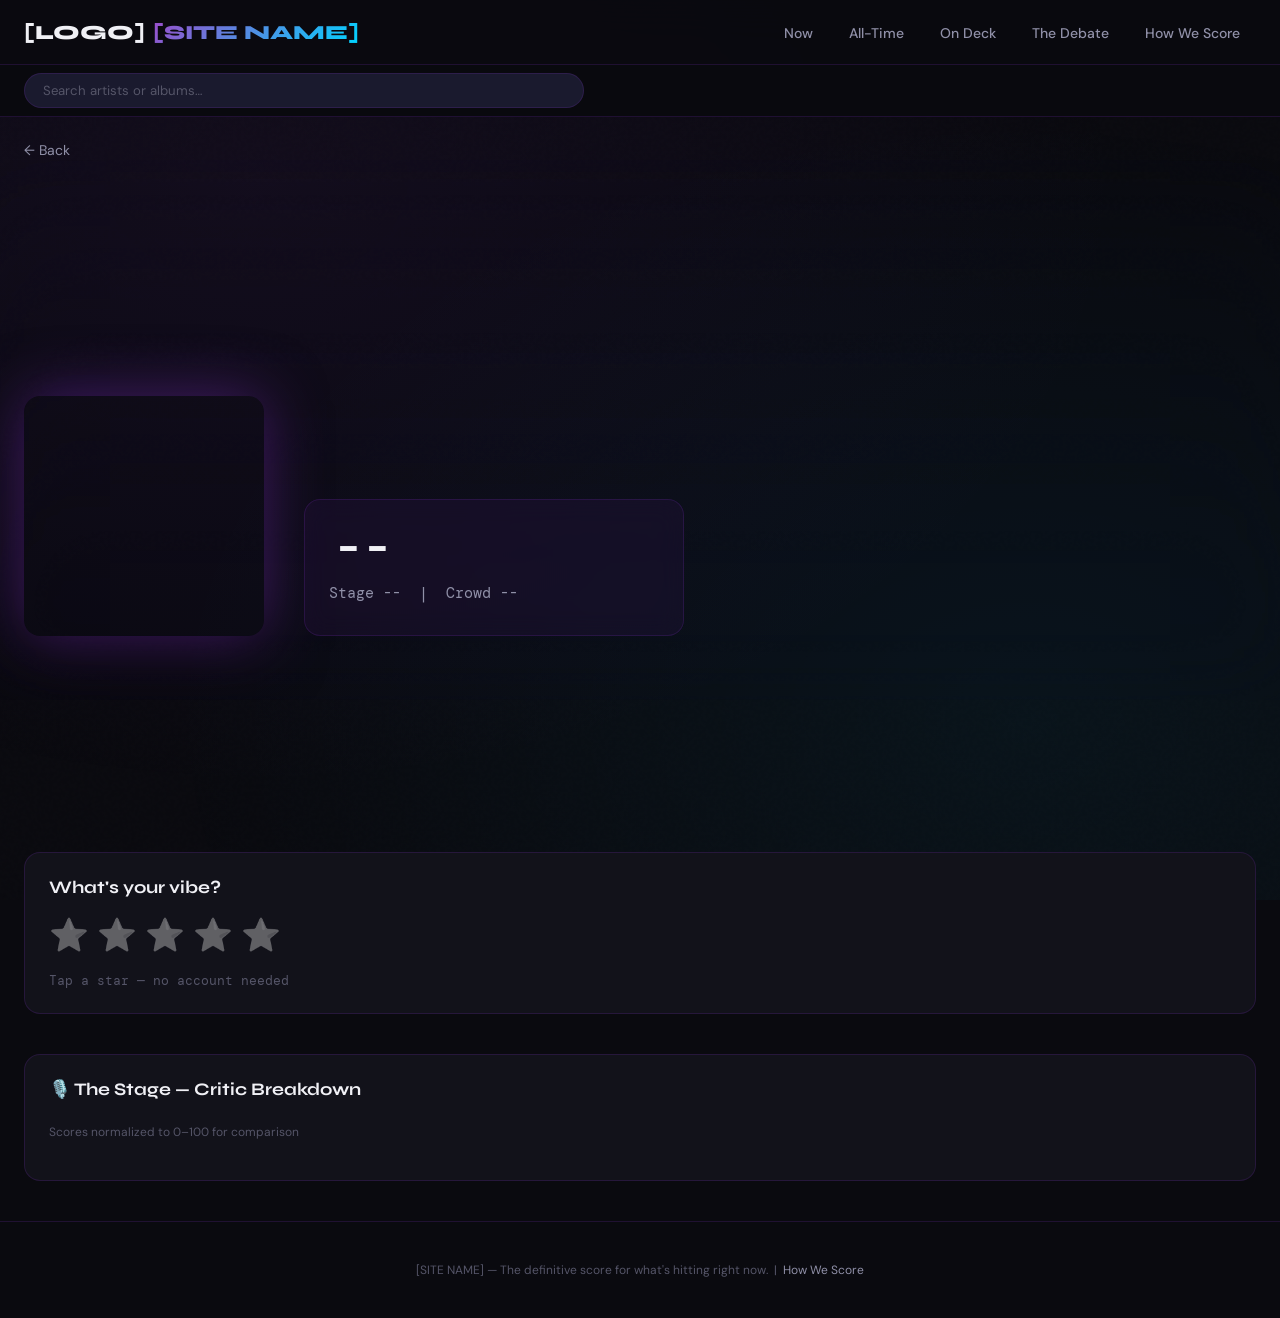
<file: album.html>
<!DOCTYPE html>
<html lang="en">
<head>
  <meta charset="UTF-8">
  <meta name="viewport" content="width=device-width, initial-scale=1.0">
  <title>Album — [SITE NAME]</title>
  <link rel="stylesheet" href="css/styles.css">
</head>
<body>

  <nav class="nav">
    <div class="nav-inner">
      <a href="index.html" class="nav-logo">[LOGO] <span>[SITE NAME]</span></a>
      <button class="nav-toggle" aria-label="Toggle menu">&#9776;</button>
      <ul class="nav-links">
        <li><a href="index.html">Now</a></li>
        <li><a href="alltime.html">All-Time</a></li>
        <li><a href="ondeck.html">On Deck</a></li>
        <li><a href="debate.html">The Debate</a></li>
        <li><a href="howwescore.html">How We Score</a></li>
      </ul>
    </div>
    <div class="nav-search-bar">
      <input type="text" class="nav-search-input" placeholder="Search artists or albums…" autocomplete="off" spellcheck="false">
    </div>
  </nav>

  <a href="javascript:history.back()" class="back-link">← Back</a>

  <section class="album-hero">
    <div class="album-hero-bg"></div>
    <div class="album-hero-content">

      <div class="album-hero-art"></div>

      <div class="album-hero-info">
        <div class="album-hero-artist"></div>
        <h1 class="album-hero-title"></h1>
        <div class="album-genre-tags"></div>

        <!-- Unified score display (Fix 2) -->
        <div class="album-score-display">
          <div class="score-block score-block--large">
            <div class="score-main-line">
              <span class="score-tier-emoji album-tier-emoji"></span>
              <span class="score-main-num score-big">--</span>
              <span class="score-tier-label album-tier-label"></span>
            </div>
            <div class="score-sub-line score-sub-line--large">
              Stage <span class="critic-score-num">--</span> &nbsp;|&nbsp; Crowd <span class="crowd-score-num">--</span>
            </div>
          </div>
          <div class="album-gap-badge" style="margin-top:var(--space-sm);text-align:center"></div>
        </div>

      </div>
    </div>
  </section>

  <div class="container">

    <div class="frequency-meter" style="margin-bottom:var(--space-xl)">
      <div class="freq-bar"></div>
      <div class="freq-bar"></div>
      <div class="freq-bar"></div>
      <div class="freq-bar"></div>
      <div class="freq-bar"></div>
      <div class="freq-bar"></div>
      <div class="freq-bar"></div>
    </div>

    <div class="ondeck-progress-section" style="display:none;background:var(--color-bg-surface);border:1px solid var(--color-border);border-radius:var(--radius-lg);padding:var(--space-lg);margin-bottom:var(--space-xl)">
      <div class="section-title">Score In Progress</div>
      <div style="margin-bottom:8px"><span class="ondeck-state-badge"></span></div>
      <div class="ondeck-progress">
        <div class="progress-bar-track"><div class="progress-bar-fill" style="width:0%"></div></div>
        <div class="progress-label"></div>
      </div>
    </div>

    <!-- Vibe Tap (Fix 6) -->
    <div class="vibe-tap-section">
      <div class="vibe-tap-label">What's your vibe?</div>
      <div class="vibe-stars">
        <span class="vibe-star" data-rating="1">⭐</span>
        <span class="vibe-star" data-rating="2">⭐</span>
        <span class="vibe-star" data-rating="3">⭐</span>
        <span class="vibe-star" data-rating="4">⭐</span>
        <span class="vibe-star" data-rating="5">⭐</span>
      </div>
      <div class="vibe-tap-avg">Tap a star — no account needed</div>
      <div class="vibe-confirmation"></div>
    </div>

    <div class="critic-breakdown">
      <div class="section-title">🎙️ The Stage — Critic Breakdown</div>
      <div class="confidence-warning low-confidence-badge" style="display:none">
        ⚠️ Limited Data — fewer than 3 outlets reviewed
      </div>
      <p style="font-size:0.75rem;color:var(--color-text-muted);margin-bottom:var(--space-md)">
        Scores normalized to 0–100 for comparison
      </p>
      <div class="outlet-list-items"></div>
    </div>

  </div>

  <footer class="footer">
    <p>[SITE NAME] — The definitive score for what's hitting right now. &nbsp;|&nbsp; <a href="howwescore.html">How We Score</a></p>
  </footer>

  <script type="module">
    import { initAlbumPage, initNavToggle } from './js/ui.js?v=5';
    initNavToggle();
    initAlbumPage();
  </script>

</body>
</html>
</file>
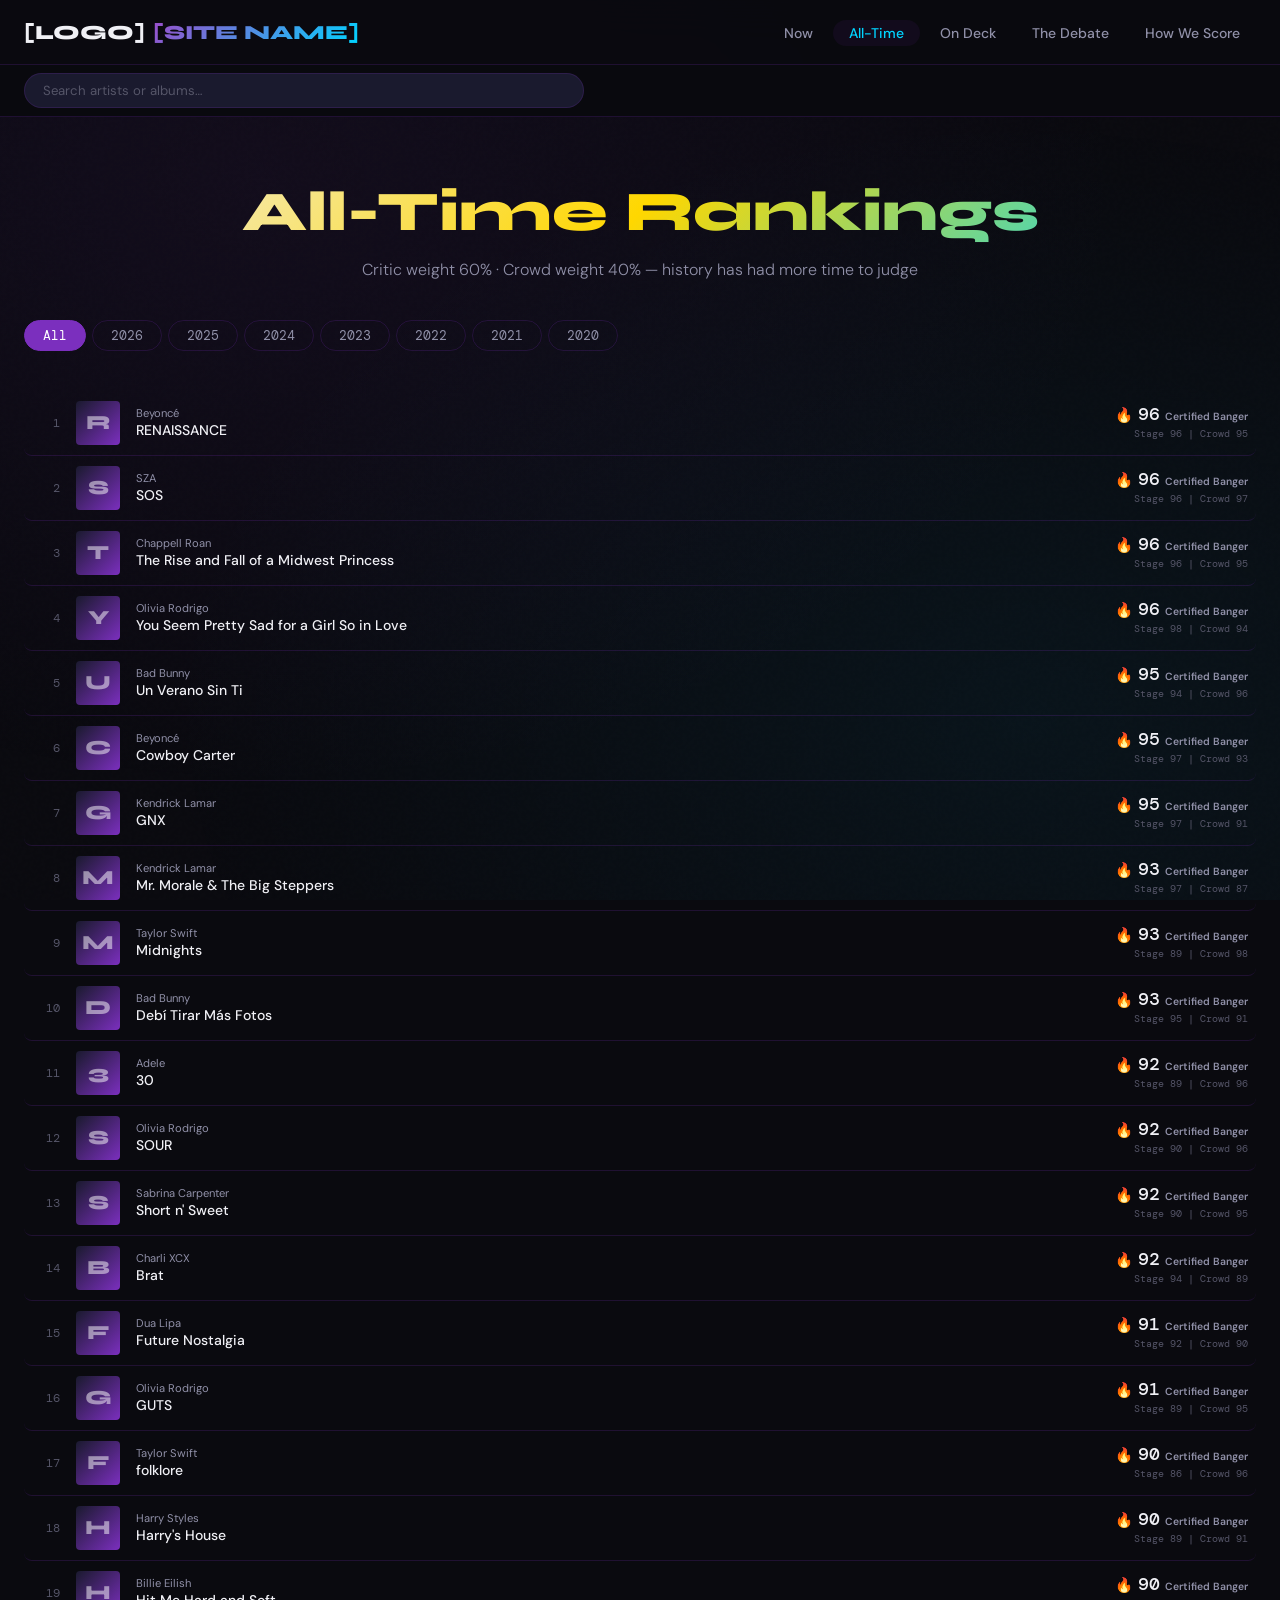
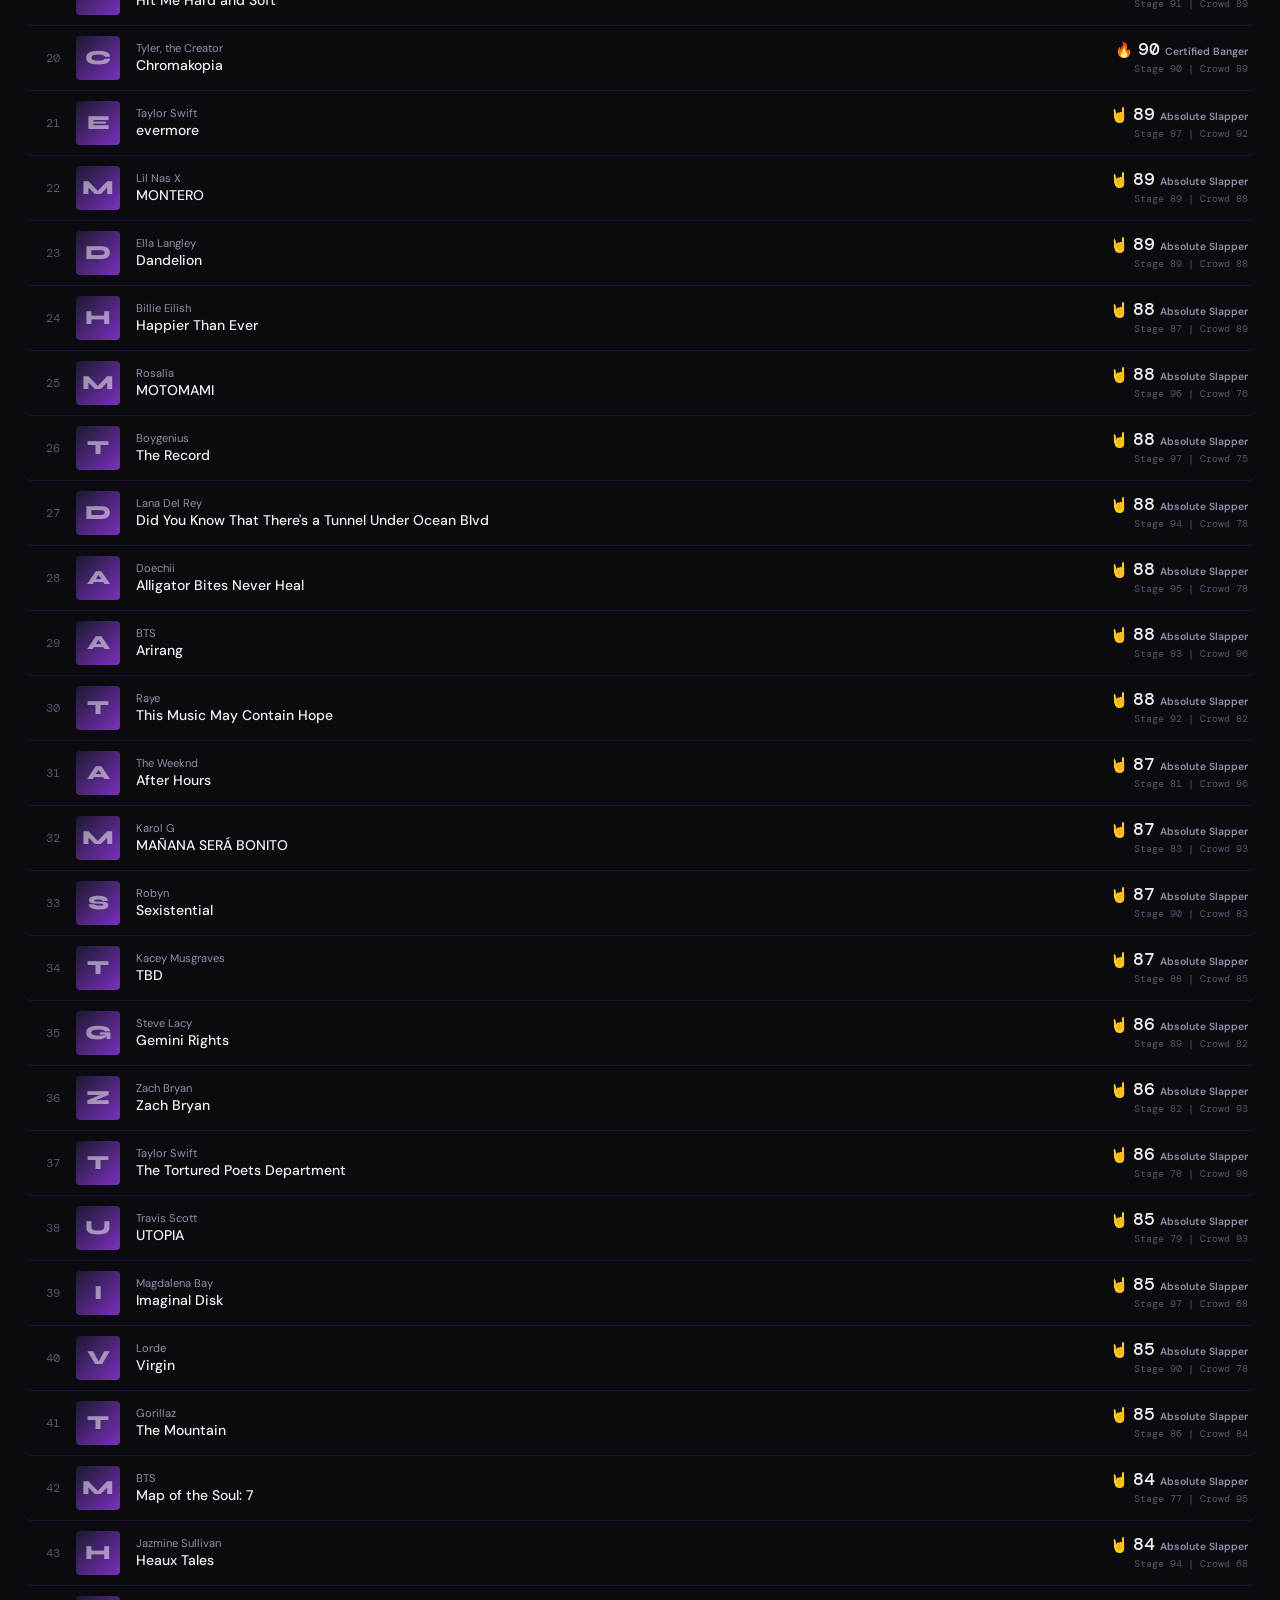
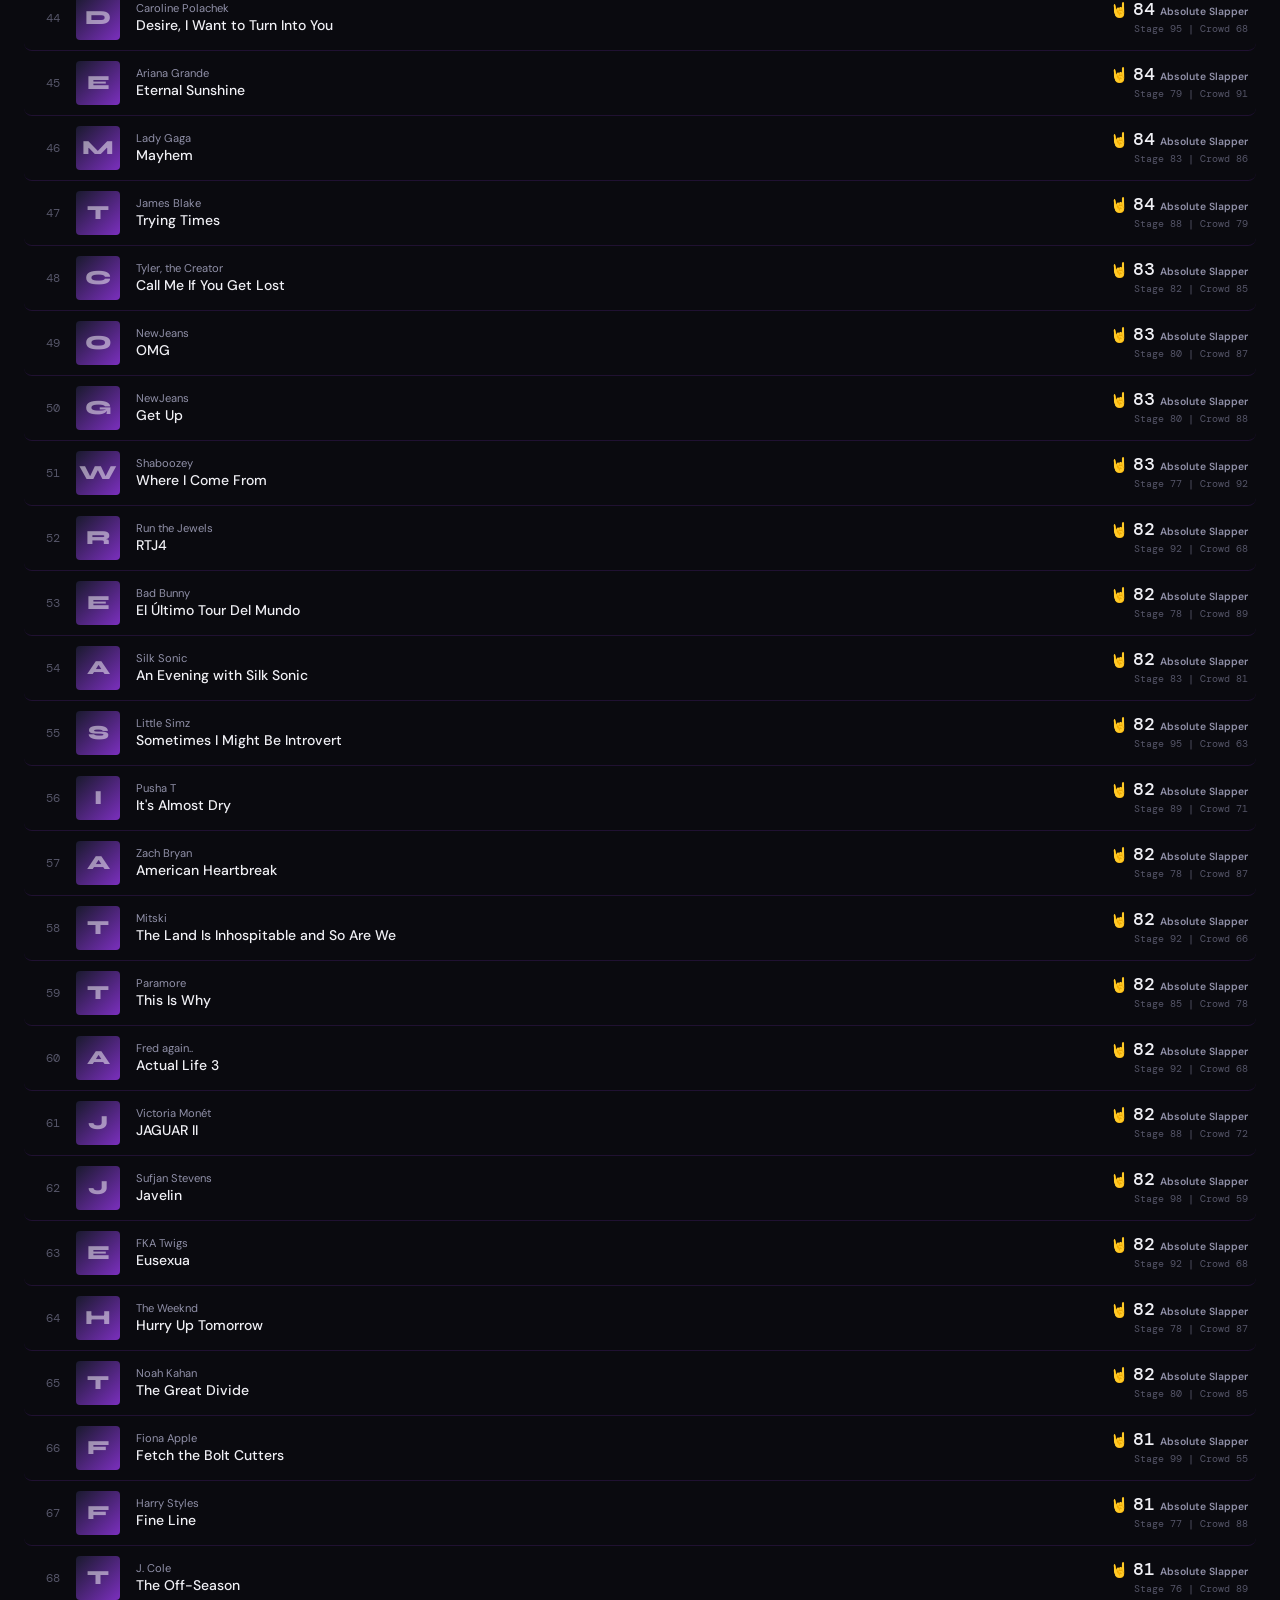
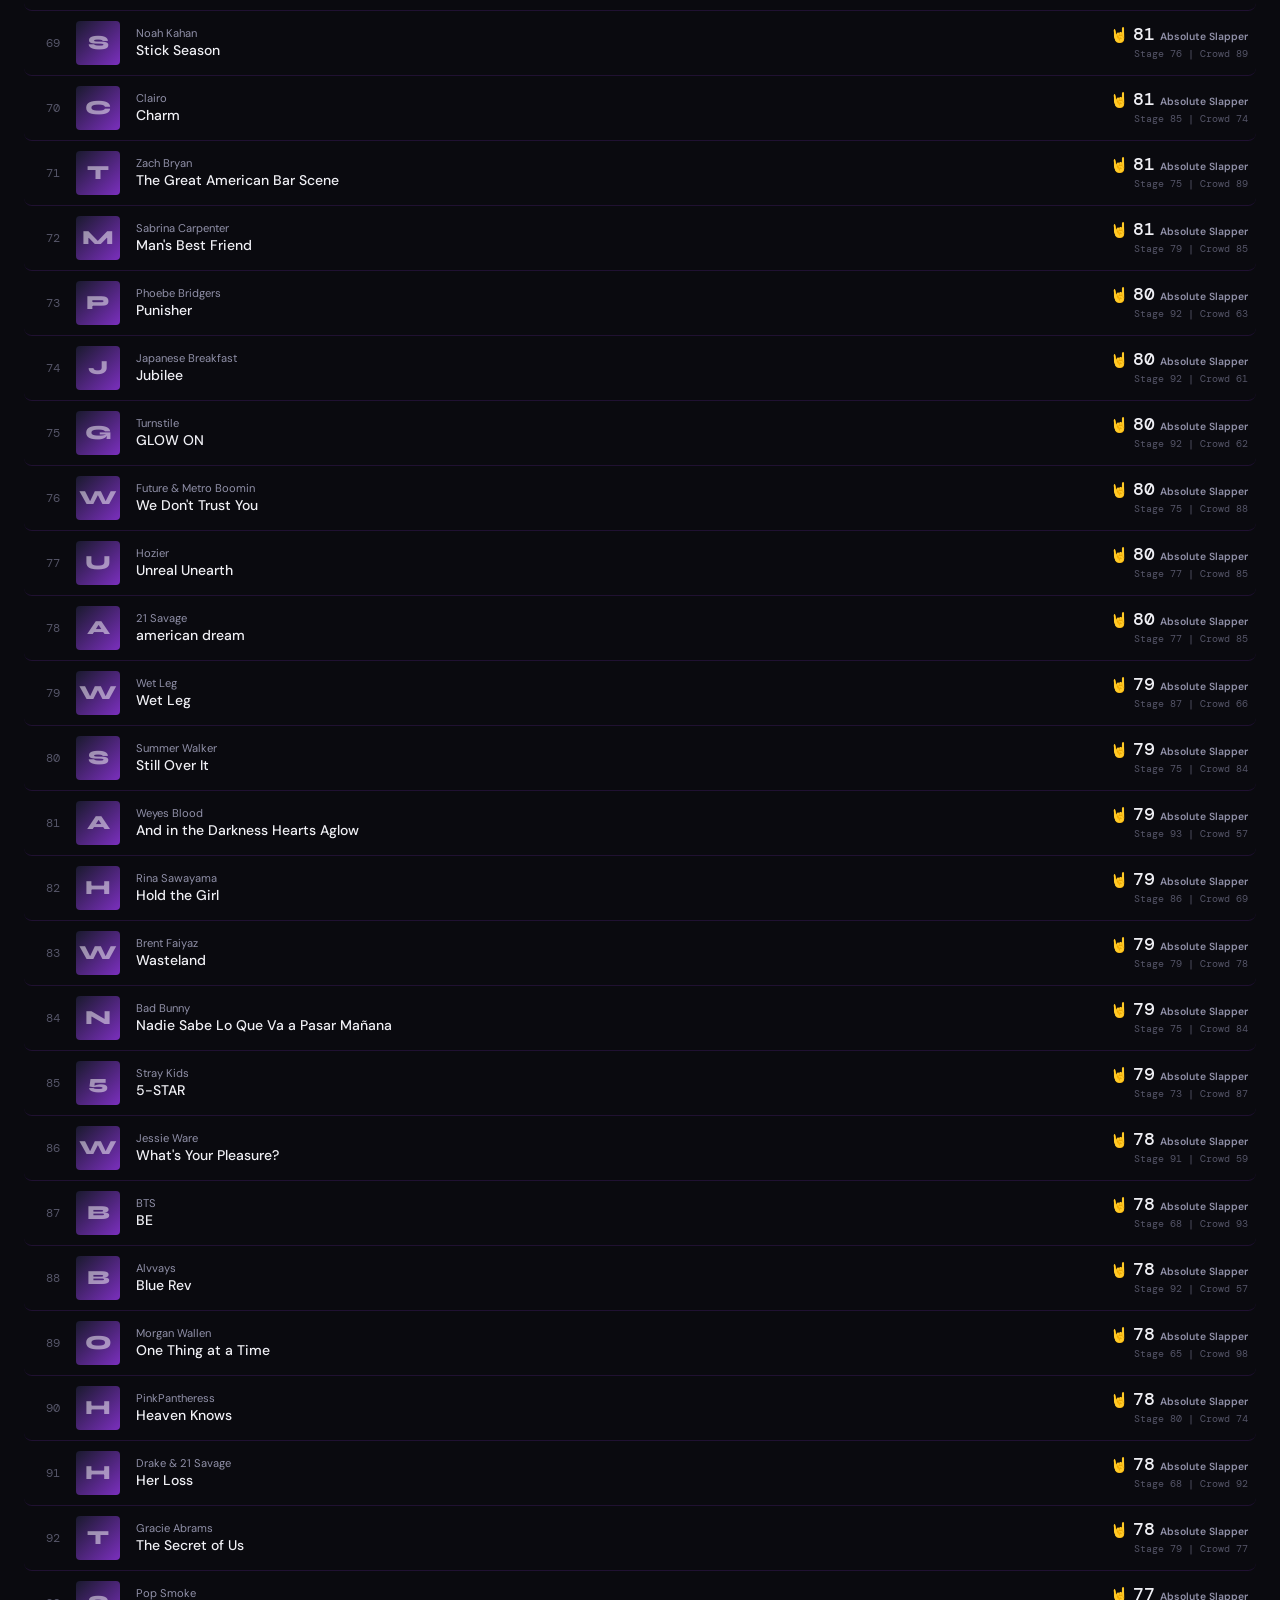
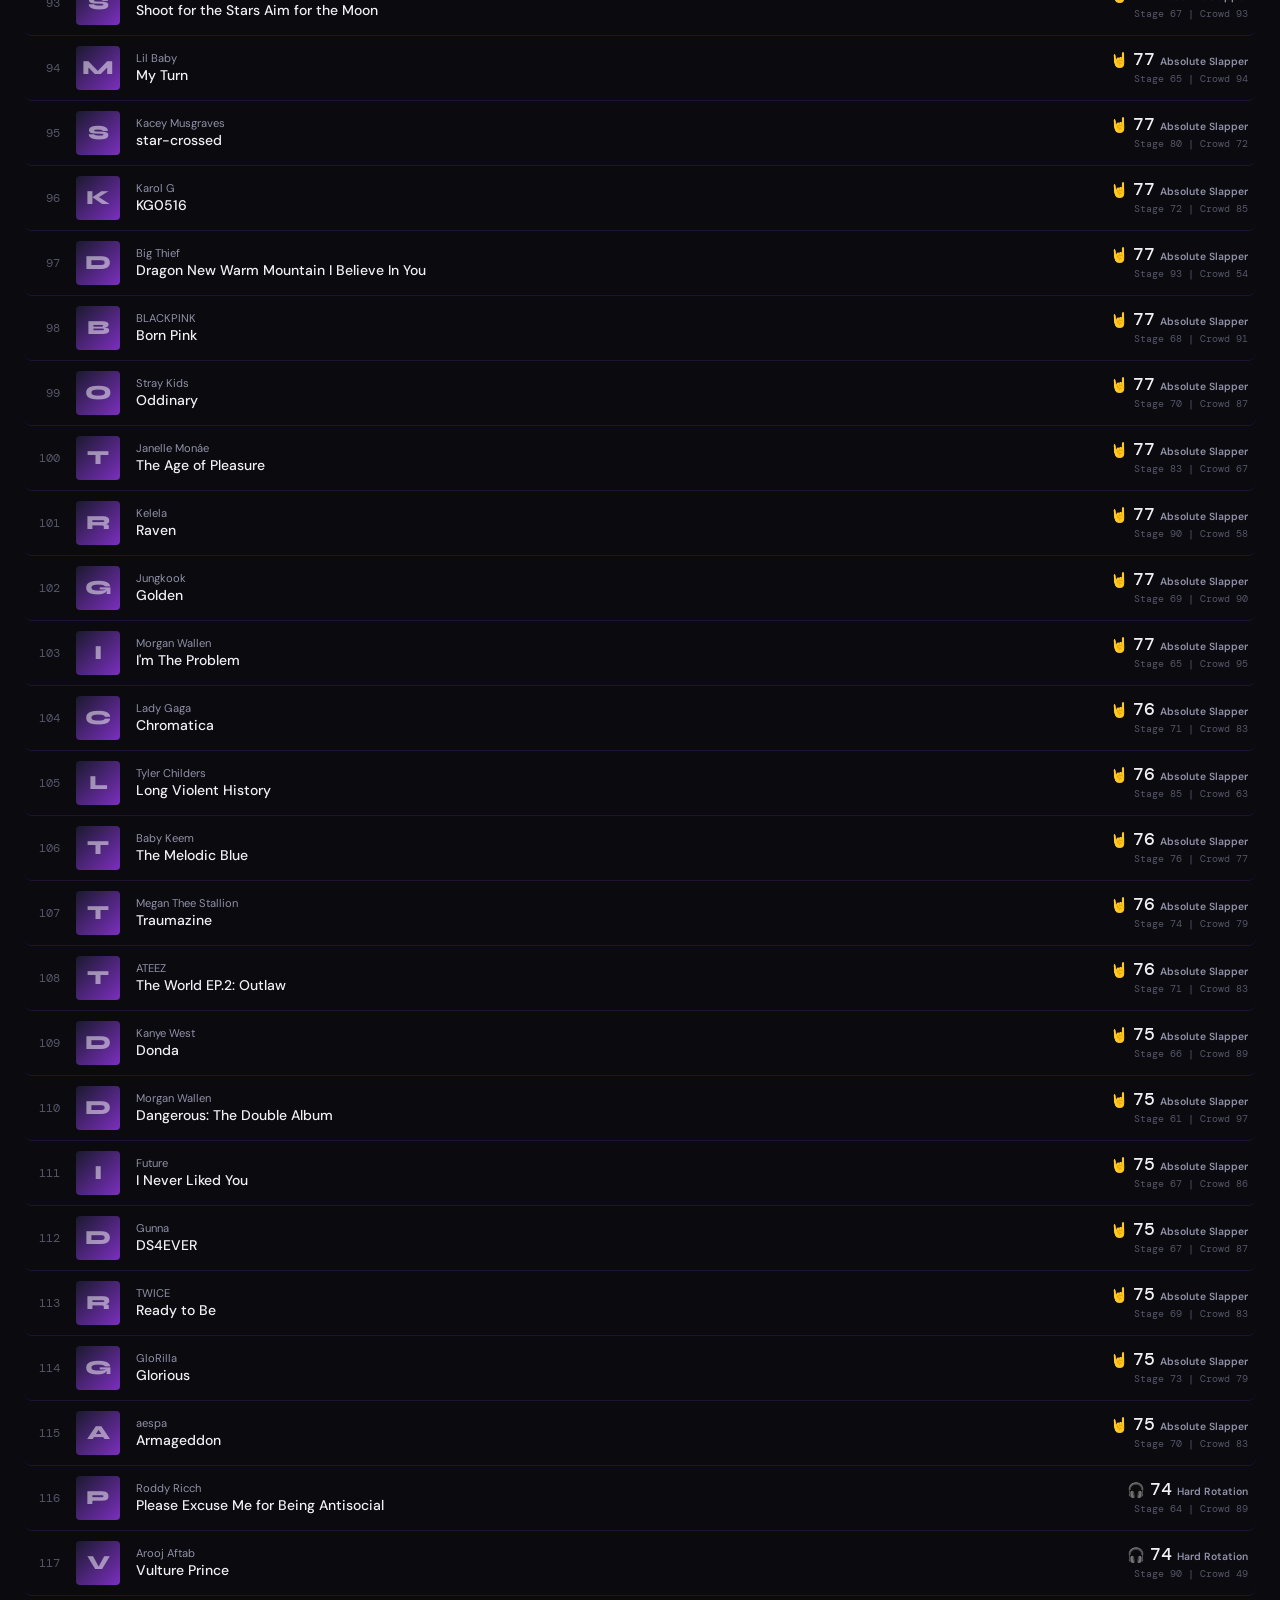
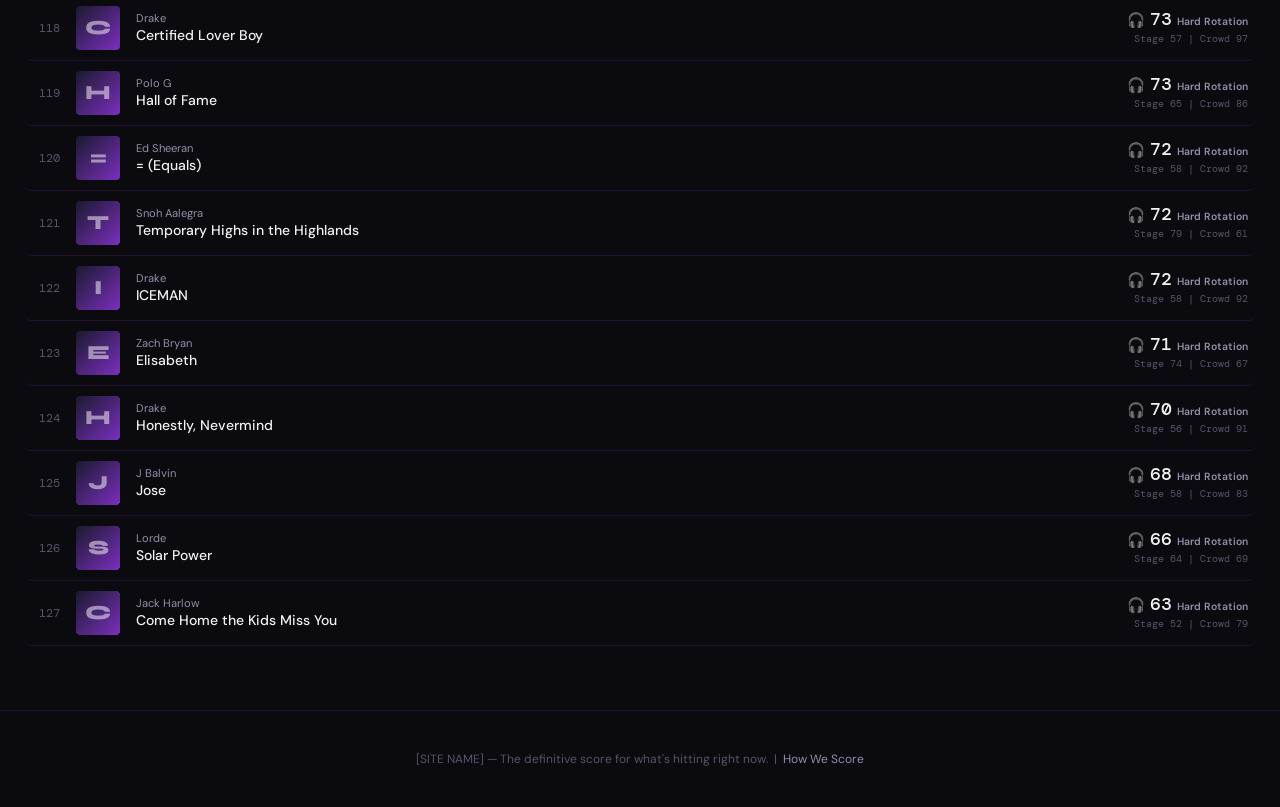
<file: alltime.html>
<!DOCTYPE html>
<html lang="en">
<head>
  <meta charset="UTF-8">
  <meta name="viewport" content="width=device-width, initial-scale=1.0">
  <title>[SITE NAME] — All-Time Rankings</title>
  <link rel="stylesheet" href="css/styles.css">
</head>
<body>

  <nav class="nav">
    <div class="nav-inner">
      <a href="index.html" class="nav-logo">[LOGO] <span>[SITE NAME]</span></a>
      <button class="nav-toggle" aria-label="Toggle menu">&#9776;</button>
      <ul class="nav-links">
        <li><a href="index.html">Now</a></li>
        <li><a href="alltime.html">All-Time</a></li>
        <li><a href="ondeck.html">On Deck</a></li>
        <li><a href="debate.html">The Debate</a></li>
        <li><a href="howwescore.html">How We Score</a></li>
      </ul>
    </div>
    <div class="nav-search-bar">
      <input type="text" class="nav-search-input" placeholder="Search artists or albums…" autocomplete="off" spellcheck="false">
    </div>
  </nav>

  <div class="container">

    <header class="hero alltime-hero">
      <h1 class="hero-title">All-Time Rankings</h1>
      <p class="hero-subtitle">Critic weight 60% · Crowd weight 40% — history has had more time to judge</p>
    </header>

    <div class="year-tabs">
      <button class="year-tab active" data-year="all">All</button>
      <button class="year-tab" data-year="2026">2026</button>
      <button class="year-tab" data-year="2025">2025</button>
      <button class="year-tab" data-year="2024">2024</button>
      <button class="year-tab" data-year="2023">2023</button>
      <button class="year-tab" data-year="2022">2022</button>
      <button class="year-tab" data-year="2021">2021</button>
      <button class="year-tab" data-year="2020">2020</button>
    </div>

    <div id="ranked-list" class="ranked-list"></div>

  </div>

  <footer class="footer">
    <p>[SITE NAME] — The definitive score for what's hitting right now. &nbsp;|&nbsp; <a href="howwescore.html">How We Score</a></p>
  </footer>

  <script type="module">
    import { initAlltimePage, initNavToggle } from './js/ui.js?v=5';
    initNavToggle();
    initAlltimePage();
  </script>

</body>
</html>
</file>
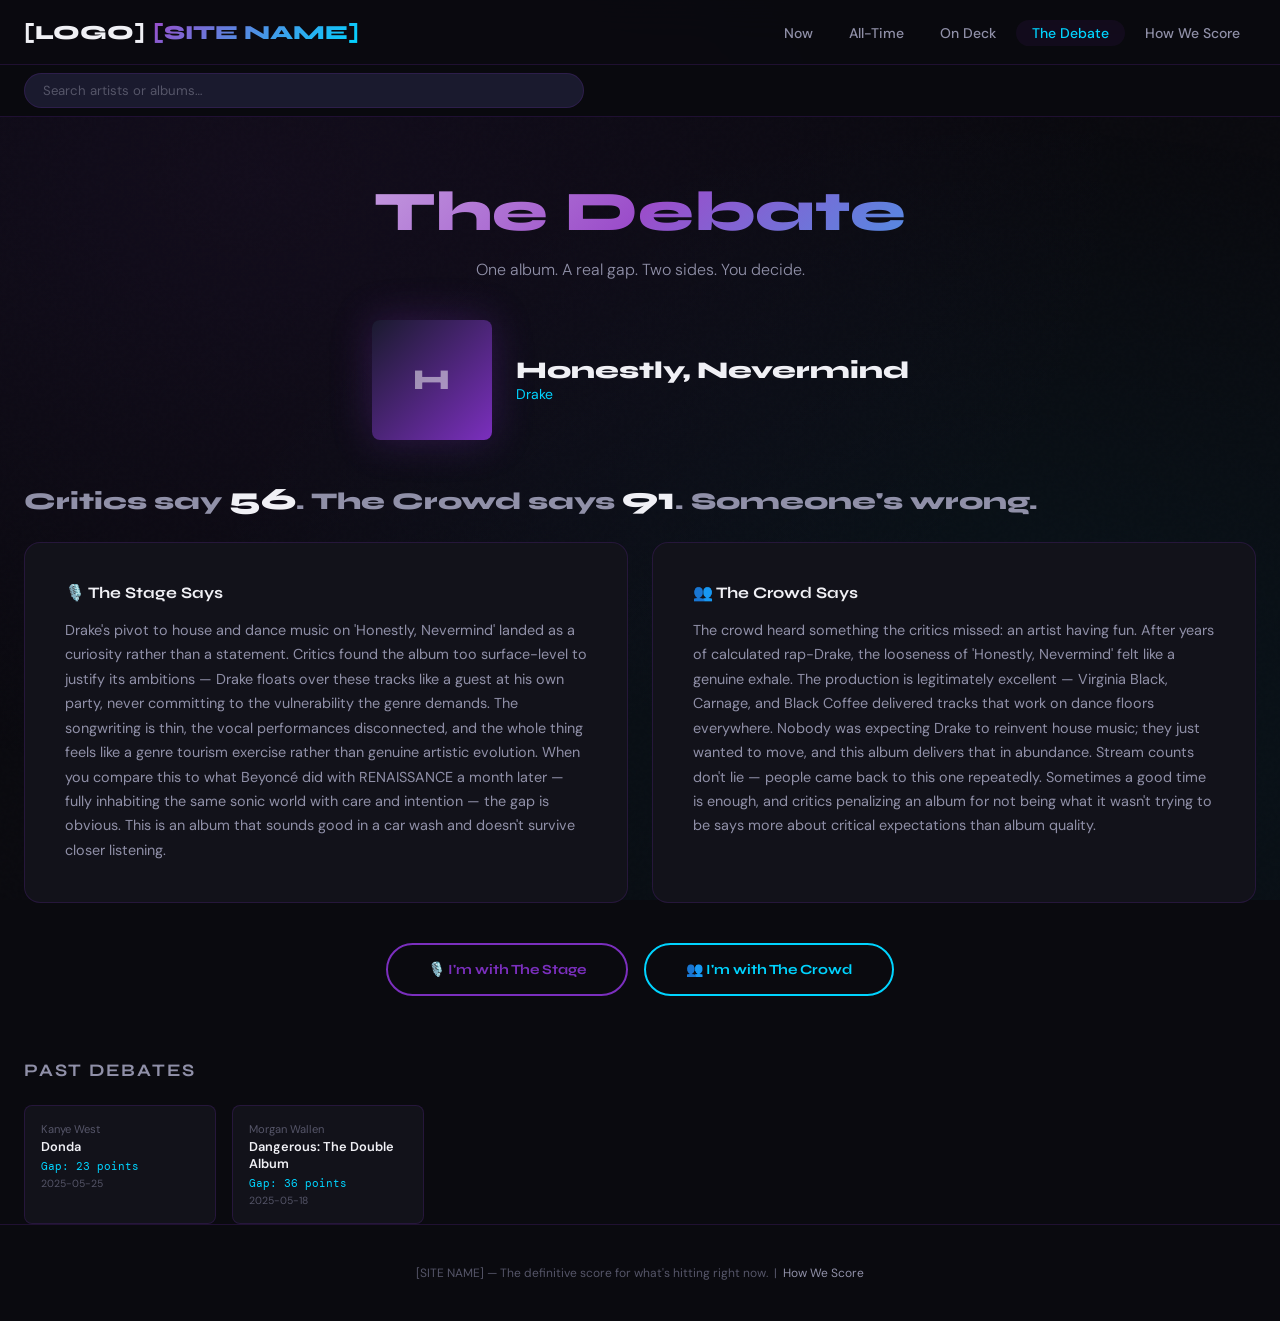
<file: debate.html>
<!DOCTYPE html>
<html lang="en">
<head>
  <meta charset="UTF-8">
  <meta name="viewport" content="width=device-width, initial-scale=1.0">
  <title>The Debate — [SITE NAME]</title>
  <link rel="stylesheet" href="css/styles.css">
</head>
<body>

  <nav class="nav">
    <div class="nav-inner">
      <a href="index.html" class="nav-logo">[LOGO] <span>[SITE NAME]</span></a>
      <button class="nav-toggle" aria-label="Toggle menu">&#9776;</button>
      <ul class="nav-links">
        <li><a href="index.html">Now</a></li>
        <li><a href="alltime.html">All-Time</a></li>
        <li><a href="ondeck.html">On Deck</a></li>
        <li><a href="debate.html">The Debate</a></li>
        <li><a href="howwescore.html">How We Score</a></li>
      </ul>
    </div>
    <div class="nav-search-bar">
      <input type="text" class="nav-search-input" placeholder="Search artists or albums…" autocomplete="off" spellcheck="false">
    </div>
  </nav>

  <div class="container">

    <header class="debate-hero">
      <h1 class="hero-title">The Debate</h1>
      <p class="hero-subtitle">One album. A real gap. Two sides. You decide.</p>
    </header>

    <div class="debate-album-info">
      <div class="debate-album-art">
        <div class="debate-album-art-placeholder">🎵</div>
      </div>
      <div class="debate-album-meta">
        <h2></h2>
        <p></p>
      </div>
    </div>

    <div class="debate-gap-display"></div>

    <div class="debate-panels">
      <div class="debate-panel">
        <div class="debate-panel-title">🎙️ The Stage Says</div>
        <p class="debate-panel-text stage-argument"></p>
      </div>
      <div class="debate-panel">
        <div class="debate-panel-title">👥 The Crowd Says</div>
        <p class="debate-panel-text crowd-argument"></p>
      </div>
    </div>

    <div class="debate-vote">
      <button class="vote-btn stage">🎙️ I'm with The Stage</button>
      <button class="vote-btn crowd">👥 I'm with The Crowd</button>
    </div>

    <div class="vote-bar-container">
      <div class="vote-bar">
        <div class="vote-bar-stage" style="width:50%"></div>
        <div class="vote-bar-crowd"></div>
      </div>
      <div class="vote-bar-labels">
        <span>🎙️ Stage 50%</span>
        <span>👥 Crowd 50%</span>
      </div>
    </div>

    <!-- Archive -->
    <div class="debate-archive">
      <div class="debate-archive-title">Past Debates</div>
      <div class="archive-grid"></div>
    </div>

  </div>

  <footer class="footer">
    <p>[SITE NAME] — The definitive score for what's hitting right now. &nbsp;|&nbsp; <a href="howwescore.html">How We Score</a></p>
  </footer>

  <script type="module">
    import { initDebatePage, initNavToggle } from './js/ui.js?v=5';
    initNavToggle();
    initDebatePage();
  </script>

</body>
</html>
</file>
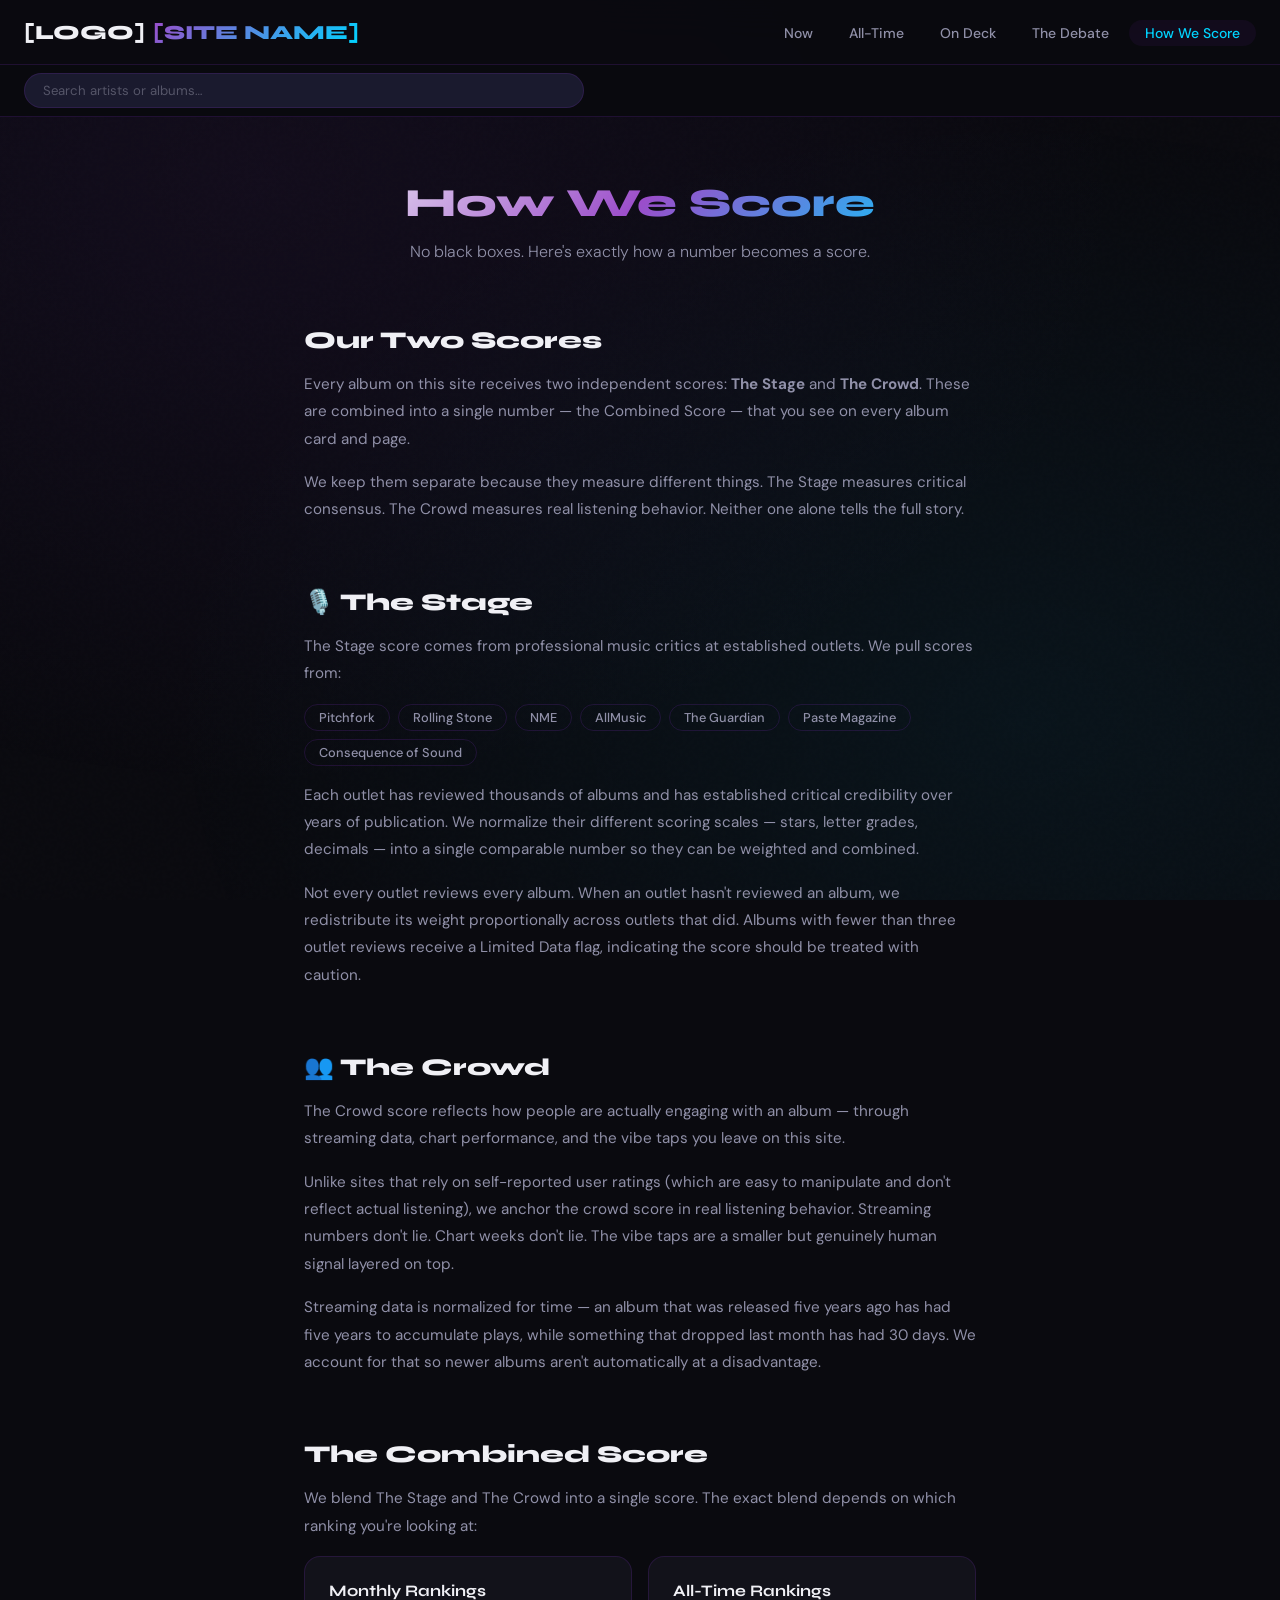
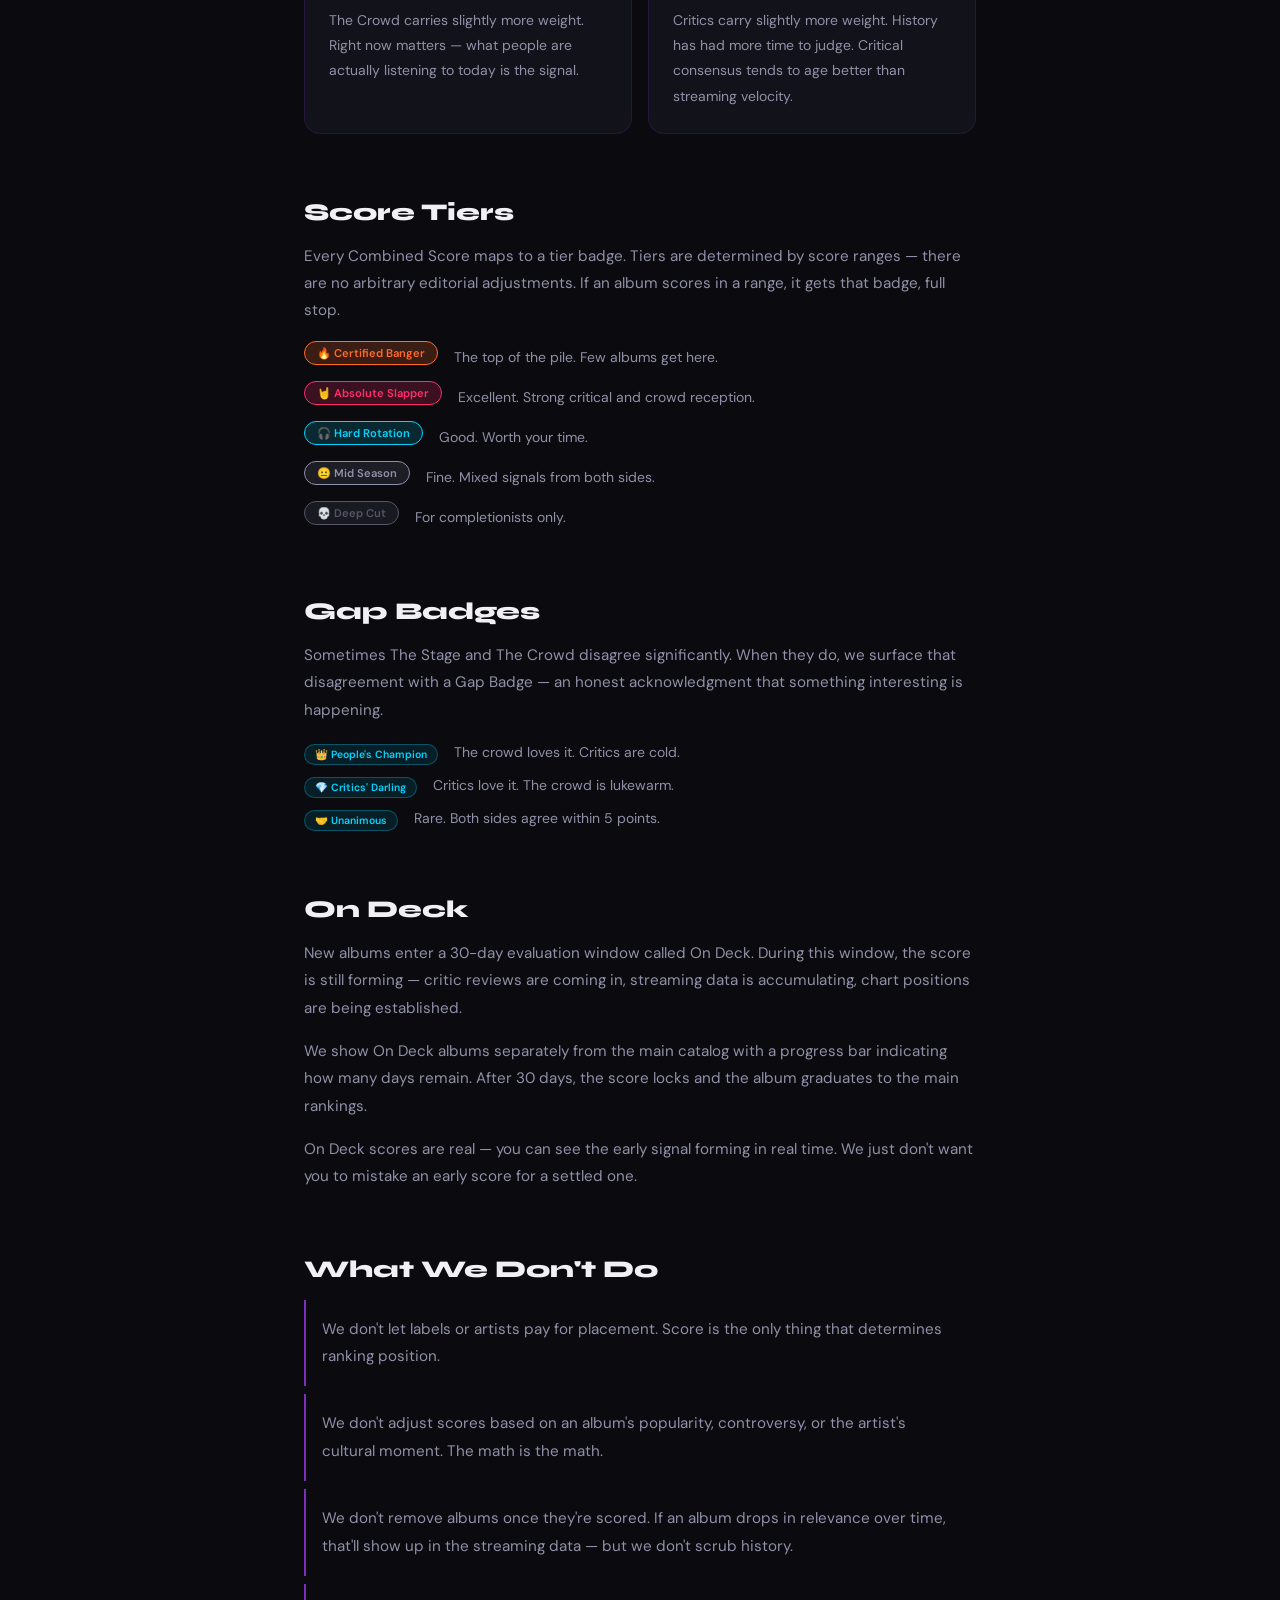
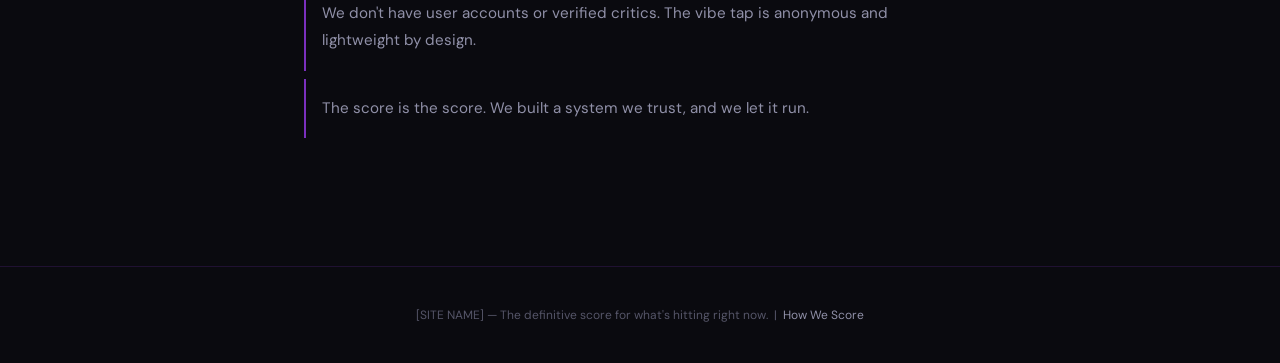
<file: howwescore.html>
<!DOCTYPE html>
<html lang="en">
<head>
  <meta charset="UTF-8">
  <meta name="viewport" content="width=device-width, initial-scale=1.0">
  <title>How We Score — [SITE NAME]</title>
  <link rel="stylesheet" href="css/styles.css">
</head>
<body>

  <nav class="nav">
    <div class="nav-inner">
      <a href="index.html" class="nav-logo">[LOGO] <span>[SITE NAME]</span></a>
      <button class="nav-toggle" aria-label="Toggle menu">&#9776;</button>
      <ul class="nav-links">
        <li><a href="index.html">Now</a></li>
        <li><a href="alltime.html">All-Time</a></li>
        <li><a href="ondeck.html">On Deck</a></li>
        <li><a href="debate.html">The Debate</a></li>
        <li><a href="howwescore.html">How We Score</a></li>
      </ul>
    </div>
    <div class="nav-search-bar">
      <input type="text" class="nav-search-input" placeholder="Search artists or albums…" autocomplete="off" spellcheck="false">
    </div>
  </nav>

  <div class="howwescore-hero">
    <h1 class="hero-title" style="font-size:clamp(1.5rem,4vw,2.5rem)">How We Score</h1>
    <p class="hero-subtitle">No black boxes. Here's exactly how a number becomes a score.</p>
  </div>

  <div class="howwescore-content">

    <div class="howwescore-section">
      <h2>Our Two Scores</h2>
      <p>Every album on this site receives two independent scores: <strong>The Stage</strong> and <strong>The Crowd</strong>. These are combined into a single number — the Combined Score — that you see on every album card and page.</p>
      <p>We keep them separate because they measure different things. The Stage measures critical consensus. The Crowd measures real listening behavior. Neither one alone tells the full story.</p>
    </div>

    <div class="howwescore-section">
      <h2>🎙️ The Stage</h2>
      <p>The Stage score comes from professional music critics at established outlets. We pull scores from:</p>

      <div class="outlet-list">
        <span class="outlet-chip">Pitchfork</span>
        <span class="outlet-chip">Rolling Stone</span>
        <span class="outlet-chip">NME</span>
        <span class="outlet-chip">AllMusic</span>
        <span class="outlet-chip">The Guardian</span>
        <span class="outlet-chip">Paste Magazine</span>
        <span class="outlet-chip">Consequence of Sound</span>
      </div>

      <p>Each outlet has reviewed thousands of albums and has established critical credibility over years of publication. We normalize their different scoring scales — stars, letter grades, decimals — into a single comparable number so they can be weighted and combined.</p>
      <p>Not every outlet reviews every album. When an outlet hasn't reviewed an album, we redistribute its weight proportionally across outlets that did. Albums with fewer than three outlet reviews receive a Limited Data flag, indicating the score should be treated with caution.</p>
    </div>

    <div class="howwescore-section">
      <h2>👥 The Crowd</h2>
      <p>The Crowd score reflects how people are actually engaging with an album — through streaming data, chart performance, and the vibe taps you leave on this site.</p>
      <p>Unlike sites that rely on self-reported user ratings (which are easy to manipulate and don't reflect actual listening), we anchor the crowd score in real listening behavior. Streaming numbers don't lie. Chart weeks don't lie. The vibe taps are a smaller but genuinely human signal layered on top.</p>
      <p>Streaming data is normalized for time — an album that was released five years ago has had five years to accumulate plays, while something that dropped last month has had 30 days. We account for that so newer albums aren't automatically at a disadvantage.</p>
    </div>

    <div class="howwescore-section">
      <h2>The Combined Score</h2>
      <p>We blend The Stage and The Crowd into a single score. The exact blend depends on which ranking you're looking at:</p>

      <div style="display:grid;grid-template-columns:1fr 1fr;gap:var(--space-md);margin:var(--space-md) 0">
        <div style="background:var(--color-bg-surface);border:1px solid var(--color-border);border-radius:var(--radius-lg);padding:var(--space-lg)">
          <div style="font-family:var(--font-display);font-weight:700;margin-bottom:8px">Monthly Rankings</div>
          <p style="font-size:0.875rem;color:var(--color-text-secondary);margin:0">The Crowd carries slightly more weight. Right now matters — what people are actually listening to today is the signal.</p>
        </div>
        <div style="background:var(--color-bg-surface);border:1px solid var(--color-border);border-radius:var(--radius-lg);padding:var(--space-lg)">
          <div style="font-family:var(--font-display);font-weight:700;margin-bottom:8px">All-Time Rankings</div>
          <p style="font-size:0.875rem;color:var(--color-text-secondary);margin:0">Critics carry slightly more weight. History has had more time to judge. Critical consensus tends to age better than streaming velocity.</p>
        </div>
      </div>
    </div>

    <div class="howwescore-section">
      <h2>Score Tiers</h2>
      <p>Every Combined Score maps to a tier badge. Tiers are determined by score ranges — there are no arbitrary editorial adjustments. If an album scores in a range, it gets that badge, full stop.</p>

      <div style="display:flex;flex-direction:column;gap:8px;margin:var(--space-md) 0">
        <div style="display:flex;align-items:center;gap:var(--space-md)">
          <span class="tier-badge certified_banger">🔥 Certified Banger</span>
          <span style="font-size:0.875rem;color:var(--color-text-secondary)">The top of the pile. Few albums get here.</span>
        </div>
        <div style="display:flex;align-items:center;gap:var(--space-md)">
          <span class="tier-badge absolute_slapper">🤘 Absolute Slapper</span>
          <span style="font-size:0.875rem;color:var(--color-text-secondary)">Excellent. Strong critical and crowd reception.</span>
        </div>
        <div style="display:flex;align-items:center;gap:var(--space-md)">
          <span class="tier-badge hard_rotation">🎧 Hard Rotation</span>
          <span style="font-size:0.875rem;color:var(--color-text-secondary)">Good. Worth your time.</span>
        </div>
        <div style="display:flex;align-items:center;gap:var(--space-md)">
          <span class="tier-badge mid_season">😐 Mid Season</span>
          <span style="font-size:0.875rem;color:var(--color-text-secondary)">Fine. Mixed signals from both sides.</span>
        </div>
        <div style="display:flex;align-items:center;gap:var(--space-md)">
          <span class="tier-badge deep_cut">💀 Deep Cut</span>
          <span style="font-size:0.875rem;color:var(--color-text-secondary)">For completionists only.</span>
        </div>
      </div>
    </div>

    <div class="howwescore-section">
      <h2>Gap Badges</h2>
      <p>Sometimes The Stage and The Crowd disagree significantly. When they do, we surface that disagreement with a Gap Badge — an honest acknowledgment that something interesting is happening.</p>

      <div style="display:flex;flex-direction:column;gap:8px;margin:var(--space-md) 0">
        <div style="display:flex;align-items:center;gap:var(--space-md)">
          <span class="gap-badge">👑 People's Champion</span>
          <span style="font-size:0.875rem;color:var(--color-text-secondary)">The crowd loves it. Critics are cold.</span>
        </div>
        <div style="display:flex;align-items:center;gap:var(--space-md)">
          <span class="gap-badge">💎 Critics' Darling</span>
          <span style="font-size:0.875rem;color:var(--color-text-secondary)">Critics love it. The crowd is lukewarm.</span>
        </div>
        <div style="display:flex;align-items:center;gap:var(--space-md)">
          <span class="gap-badge">🤝 Unanimous</span>
          <span style="font-size:0.875rem;color:var(--color-text-secondary)">Rare. Both sides agree within 5 points.</span>
        </div>
      </div>
    </div>

    <div class="howwescore-section">
      <h2>On Deck</h2>
      <p>New albums enter a 30-day evaluation window called On Deck. During this window, the score is still forming — critic reviews are coming in, streaming data is accumulating, chart positions are being established.</p>
      <p>We show On Deck albums separately from the main catalog with a progress bar indicating how many days remain. After 30 days, the score locks and the album graduates to the main rankings.</p>
      <p>On Deck scores are real — you can see the early signal forming in real time. We just don't want you to mistake an early score for a settled one.</p>
    </div>

    <div class="howwescore-section">
      <h2>What We Don't Do</h2>

      <div class="what-we-dont-item">
        <p>We don't let labels or artists pay for placement. Score is the only thing that determines ranking position.</p>
      </div>
      <div class="what-we-dont-item">
        <p>We don't adjust scores based on an album's popularity, controversy, or the artist's cultural moment. The math is the math.</p>
      </div>
      <div class="what-we-dont-item">
        <p>We don't remove albums once they're scored. If an album drops in relevance over time, that'll show up in the streaming data — but we don't scrub history.</p>
      </div>
      <div class="what-we-dont-item">
        <p>We don't have user accounts or verified critics. The vibe tap is anonymous and lightweight by design.</p>
      </div>
      <div class="what-we-dont-item">
        <p>The score is the score. We built a system we trust, and we let it run.</p>
      </div>
    </div>

  </div>

  <footer class="footer">
    <p>[SITE NAME] — The definitive score for what's hitting right now. &nbsp;|&nbsp; <a href="howwescore.html">How We Score</a></p>
  </footer>

  <script type="module">
    import { initNavToggle } from './js/ui.js?v=5';
    import { setActiveNav } from './js/router.js?v=5';
    setActiveNav();
    initNavToggle();
  </script>

</body>
</html>
</file>
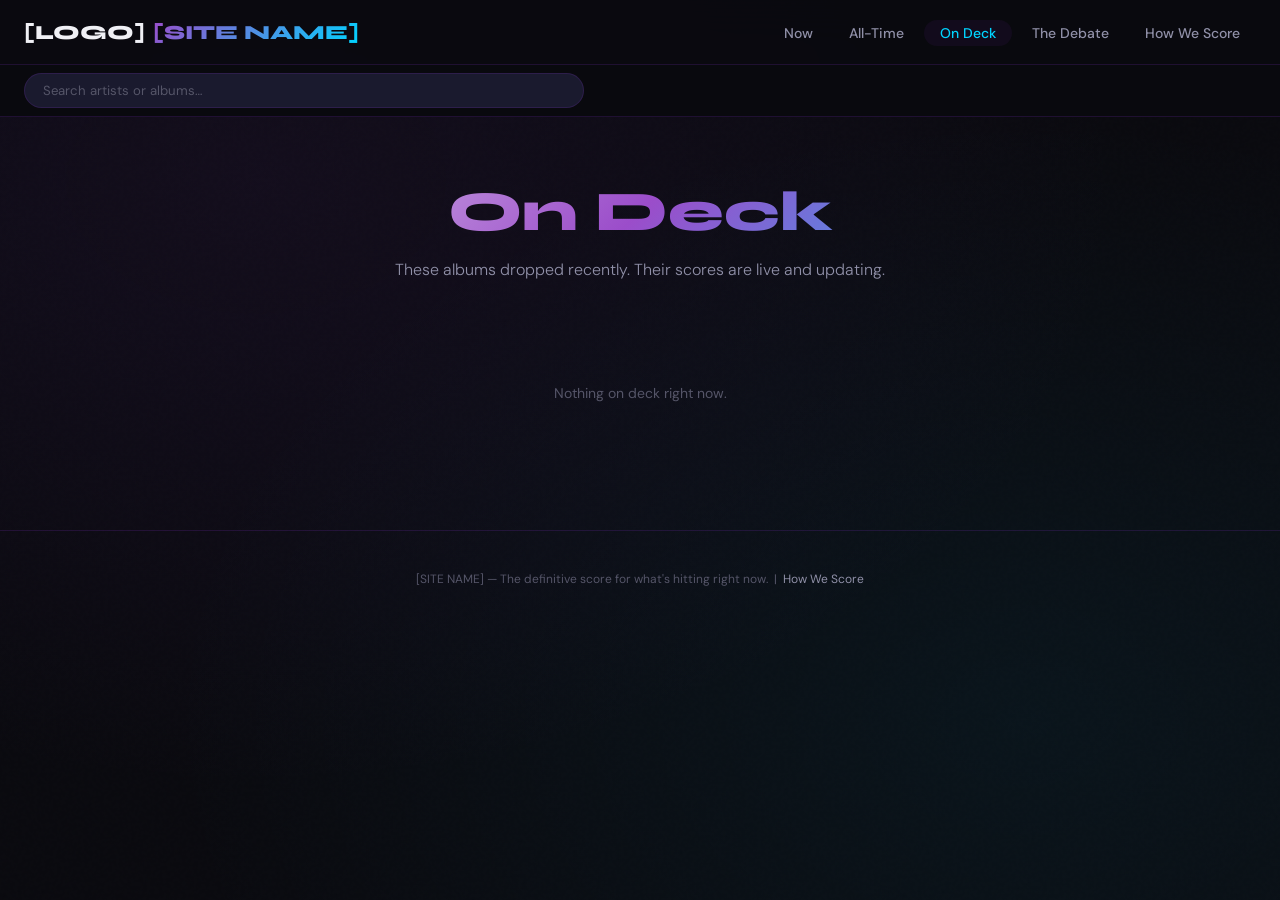
<file: ondeck.html>
<!DOCTYPE html>
<html lang="en">
<head>
  <meta charset="UTF-8">
  <meta name="viewport" content="width=device-width, initial-scale=1.0">
  <title>On Deck — [SITE NAME]</title>
  <link rel="stylesheet" href="css/styles.css">
</head>
<body>

  <nav class="nav">
    <div class="nav-inner">
      <a href="index.html" class="nav-logo">[LOGO] <span>[SITE NAME]</span></a>
      <button class="nav-toggle" aria-label="Toggle menu">&#9776;</button>
      <ul class="nav-links">
        <li><a href="index.html">Now</a></li>
        <li><a href="alltime.html">All-Time</a></li>
        <li><a href="ondeck.html">On Deck</a></li>
        <li><a href="debate.html">The Debate</a></li>
        <li><a href="howwescore.html">How We Score</a></li>
      </ul>
    </div>
    <div class="nav-search-bar">
      <input type="text" class="nav-search-input" placeholder="Search artists or albums…" autocomplete="off" spellcheck="false">
    </div>
  </nav>

  <div class="container">

    <header class="hero">
      <h1 class="hero-title">On Deck</h1>
      <p class="hero-subtitle">These albums dropped recently. Their scores are live and updating.</p>
    </header>

    <div class="ondeck-grid"></div>

  </div>

  <footer class="footer">
    <p>[SITE NAME] — The definitive score for what's hitting right now. &nbsp;|&nbsp; <a href="howwescore.html">How We Score</a></p>
  </footer>

  <script type="module">
    import { initOnDeckPage, initNavToggle } from './js/ui.js?v=5';
    initNavToggle();
    initOnDeckPage();
  </script>

</body>
</html>
</file>
<file: css/styles.css>
@import url('https://fonts.googleapis.com/css2?family=Syne:wght@400;600;700;800&family=DM+Sans:wght@300;400;500&family=DM+Mono:wght@400;500&display=swap');
@import 'themes.css';

/* ─── Reset & Base ─── */
*, *::before, *::after { box-sizing: border-box; margin: 0; padding: 0; }

html { scroll-behavior: smooth; }

body {
  font-family: var(--font-body);
  background-color: var(--color-bg-deep);
  color: var(--color-text-primary);
  min-height: 100vh;
  position: relative;
  overflow-x: hidden;
}

/* Noise texture overlay */
body::before {
  content: '';
  position: fixed;
  inset: 0;
  background-image: url("data:image/svg+xml,%3Csvg viewBox='0 0 256 256' xmlns='http://www.w3.org/2000/svg'%3E%3Cfilter id='noise'%3E%3CfeTurbulence type='fractalNoise' baseFrequency='0.9' numOctaves='4' stitchTiles='stitch'/%3E%3C/filter%3E%3Crect width='100%25' height='100%25' filter='url(%23noise)' opacity='0.03'/%3E%3C/svg%3E");
  pointer-events: none;
  z-index: 0;
  opacity: 0.4;
}

/* Animated background gradient */
body::after {
  content: '';
  position: fixed;
  inset: 0;
  background: radial-gradient(ellipse at 20% 20%, rgba(123, 47, 190, 0.08) 0%, transparent 60%),
              radial-gradient(ellipse at 80% 80%, rgba(0, 212, 255, 0.05) 0%, transparent 60%);
  pointer-events: none;
  z-index: 0;
  animation: bgShift 20s ease-in-out infinite alternate;
}

@keyframes bgShift {
  0%   { opacity: 0.6; }
  100% { opacity: 1; }
}

/* ─── Layout ─── */
.container {
  max-width: 1280px;
  margin: 0 auto;
  padding: 0 var(--space-lg);
  position: relative;
  z-index: 1;
}

/* ─── Navigation ─── */
.nav {
  position: sticky;
  top: 0;
  z-index: 100;
  background: rgba(10, 10, 15, 0.85);
  backdrop-filter: blur(20px);
  border-bottom: 1px solid var(--color-border);
}

.nav-inner {
  display: flex;
  align-items: center;
  justify-content: space-between;
  height: 64px;
  padding: 0 var(--space-lg);
  max-width: 1280px;
  margin: 0 auto;
}

.nav-logo {
  font-family: var(--font-display);
  font-weight: 800;
  font-size: 1.25rem;
  color: var(--color-text-primary);
  text-decoration: none;
  display: flex;
  align-items: center;
  gap: var(--space-sm);
}

.nav-logo span {
  background: linear-gradient(135deg, var(--color-primary-bright), var(--color-accent));
  -webkit-background-clip: text;
  -webkit-text-fill-color: transparent;
  background-clip: text;
}

.nav-links {
  display: flex;
  align-items: center;
  gap: var(--space-xs);
  list-style: none;
}

.nav-links a {
  font-family: var(--font-body);
  font-weight: 500;
  font-size: 0.875rem;
  color: var(--color-text-secondary);
  text-decoration: none;
  padding: var(--space-xs) var(--space-md);
  border-radius: var(--radius-pill);
  transition: color var(--transition-fast), background var(--transition-fast);
}

.nav-links a:hover,
.nav-links a.active {
  color: var(--color-text-primary);
  background: var(--color-bg-glass);
}

.nav-links a.active {
  color: var(--color-accent);
}

/* Mobile nav toggle */
.nav-toggle {
  display: none;
  background: none;
  border: none;
  cursor: pointer;
  color: var(--color-text-primary);
  padding: var(--space-sm);
}

/* ─── Hero ─── */
.hero {
  padding: var(--space-2xl) 0 var(--space-xl);
  text-align: center;
  position: relative;
  z-index: 1;
}

.hero-eyebrow {
  font-family: var(--font-mono);
  font-size: 0.75rem;
  color: var(--color-accent);
  letter-spacing: 0.2em;
  text-transform: uppercase;
  margin-bottom: var(--space-md);
}

.hero-title {
  font-family: var(--font-display);
  font-weight: 800;
  font-size: clamp(2rem, 5vw, 3.5rem);
  line-height: 1.1;
  margin-bottom: var(--space-md);
  background: linear-gradient(135deg, var(--color-text-primary) 0%, var(--color-primary-bright) 50%, var(--color-accent) 100%);
  -webkit-background-clip: text;
  -webkit-text-fill-color: transparent;
  background-clip: text;
}

.hero-subtitle {
  font-size: 1rem;
  color: var(--color-text-secondary);
  font-weight: 300;
}

/* ─── Filter/Sort Bar ─── */
.filter-bar {
  position: relative;
  z-index: 1;
  padding: var(--space-lg) 0;
  display: flex;
  flex-wrap: wrap;
  gap: var(--space-md);
  align-items: center;
  border-bottom: 1px solid var(--color-border);
  margin-bottom: var(--space-xl);
}

.filter-group {
  display: flex;
  align-items: center;
  gap: var(--space-sm);
  flex-wrap: wrap;
}

.filter-label {
  font-family: var(--font-mono);
  font-size: 0.7rem;
  color: var(--color-text-muted);
  text-transform: uppercase;
  letter-spacing: 0.1em;
}

.filter-pill {
  font-family: var(--font-body);
  font-size: 0.8rem;
  font-weight: 500;
  padding: 5px 14px;
  border-radius: var(--radius-pill);
  border: 1px solid var(--color-border);
  background: transparent;
  color: var(--color-text-secondary);
  cursor: pointer;
  transition: all var(--transition-fast);
}

.filter-pill:hover {
  border-color: var(--color-primary-bright);
  color: var(--color-text-primary);
}

.filter-pill.active {
  background: var(--color-primary);
  border-color: var(--color-primary);
  color: white;
}

.sort-select {
  font-family: var(--font-body);
  font-size: 0.8rem;
  padding: 5px 14px;
  border-radius: var(--radius-pill);
  border: 1px solid var(--color-border);
  background: var(--color-bg-surface);
  color: var(--color-text-primary);
  cursor: pointer;
  outline: none;
  appearance: none;
  padding-right: 28px;
  background-image: url("data:image/svg+xml,%3Csvg xmlns='http://www.w3.org/2000/svg' width='12' height='12' viewBox='0 0 24 24' fill='none' stroke='%239090A8' stroke-width='2'%3E%3Cpolyline points='6 9 12 15 18 9'/%3E%3C/svg%3E");
  background-repeat: no-repeat;
  background-position: right 10px center;
}

/* ─── Album Grid ─── */
.album-grid {
  position: relative;
  z-index: 1;
  display: grid;
  grid-template-columns: repeat(auto-fill, minmax(220px, 1fr));
  gap: var(--space-lg);
  padding-bottom: var(--space-2xl);
}

/* ─── Album Card ─── */
.album-card {
  background: var(--color-bg-glass);
  backdrop-filter: blur(12px);
  border: 1px solid var(--color-border);
  border-radius: var(--radius-lg);
  overflow: hidden;
  cursor: pointer;
  text-decoration: none;
  color: inherit;
  display: block;
  transition: transform var(--transition-base), box-shadow var(--transition-base), border-color var(--transition-base);
  opacity: 0;
  transform: translateY(20px);
}

.album-card.visible {
  animation: fadeUp var(--transition-slow) forwards;
}

@keyframes fadeUp {
  to {
    opacity: 1;
    transform: translateY(0);
  }
}

.album-card:hover {
  transform: scale(1.02) translateY(-2px);
  box-shadow: var(--glow-primary);
  border-color: rgba(123, 47, 190, 0.5);
}

.album-card-art {
  position: relative;
  aspect-ratio: 1;
  overflow: hidden;
}

.album-card-art img {
  width: 100%;
  height: 100%;
  object-fit: cover;
  display: block;
  background: var(--color-bg-elevated);
}

.album-art-placeholder {
  width: 100%;
  height: 100%;
  background: linear-gradient(135deg, #1A1A2E 0%, #7B2FBE 100%);
  display: flex;
  align-items: center;
  justify-content: center;
  font-size: 1.8rem;
  font-family: var(--font-display);
  font-weight: 800;
  color: rgba(255, 255, 255, 0.5);
  letter-spacing: -0.02em;
  user-select: none;
}

.album-card-art::after {
  content: '';
  position: absolute;
  bottom: 0;
  left: 0;
  right: 0;
  height: 50%;
  background: linear-gradient(to top, rgba(10, 10, 15, 0.8), transparent);
  pointer-events: none;
}

.album-year-badge {
  position: absolute;
  top: var(--space-sm);
  right: var(--space-sm);
  font-family: var(--font-mono);
  font-size: 0.65rem;
  background: rgba(10, 10, 15, 0.8);
  color: var(--color-text-secondary);
  padding: 2px 8px;
  border-radius: var(--radius-pill);
  border: 1px solid var(--color-border);
  z-index: 1;
}

.album-card-body {
  padding: var(--space-md);
}

.album-artist {
  font-size: 0.75rem;
  font-weight: 500;
  color: var(--color-text-secondary);
  margin-bottom: 2px;
  white-space: nowrap;
  overflow: hidden;
  text-overflow: ellipsis;
}

.album-title {
  font-family: var(--font-display);
  font-weight: 700;
  font-size: 0.95rem;
  color: var(--color-text-primary);
  margin-bottom: var(--space-md);
  line-height: 1.3;
  display: -webkit-box;
  -webkit-line-clamp: 2;
  -webkit-box-orient: vertical;
  overflow: hidden;
}

.album-score-main {
  font-family: var(--font-mono);
  font-weight: 500;
  font-size: 2.5rem;
  text-align: center;
  line-height: 1;
  margin-bottom: var(--space-sm);
  color: var(--color-text-primary);
}

.album-score-main .score-number {
  display: inline-block;
}

.tier-badge {
  display: inline-flex;
  align-items: center;
  gap: 4px;
  padding: 4px 12px;
  border-radius: var(--radius-pill);
  font-size: 0.7rem;
  font-weight: 600;
  font-family: var(--font-body);
  margin-bottom: var(--space-sm);
  animation: pulseBadge 0.6s ease-out;
}

@keyframes pulseBadge {
  0%   { transform: scale(0.9); opacity: 0; }
  60%  { transform: scale(1.05); }
  100% { transform: scale(1); opacity: 1; }
}

.tier-badge.certified_banger  { background: rgba(255, 107, 43, 0.2);  border: 1px solid var(--tier-banger);   color: var(--tier-banger); }
.tier-badge.absolute_slapper  { background: rgba(255, 45, 107, 0.2);  border: 1px solid var(--tier-slapper);  color: var(--tier-slapper); }
.tier-badge.hard_rotation     { background: rgba(0, 212, 255, 0.15);  border: 1px solid var(--tier-rotation); color: var(--tier-rotation); }
.tier-badge.mid_season        { background: rgba(144, 144, 168, 0.15); border: 1px solid var(--tier-mid);    color: var(--tier-mid); }
.tier-badge.deep_cut          { background: rgba(85, 85, 104, 0.2);   border: 1px solid var(--tier-deep);    color: var(--tier-deep); }

.tier-badge.critically_untouchable { background: rgba(255, 215, 0, 0.15);  border: 1px solid gold;              color: gold; }
.tier-badge.press_approved         { background: rgba(0, 212, 255, 0.15);  border: 1px solid var(--tier-rotation); color: var(--tier-rotation); }
.tier-badge.solid_record           { background: rgba(144, 144, 168, 0.15); border: 1px solid var(--tier-mid);  color: var(--tier-mid); }
.tier-badge.mixed_bag              { background: rgba(255, 107, 43, 0.15); border: 1px solid var(--tier-banger); color: var(--tier-banger); }
.tier-badge.hard_sell              { background: rgba(85, 85, 104, 0.2);   border: 1px solid var(--tier-deep);  color: var(--tier-deep); }

.sub-scores {
  display: flex;
  justify-content: space-between;
  gap: var(--space-sm);
  margin-top: var(--space-sm);
}

.sub-score {
  flex: 1;
  background: rgba(255,255,255,0.03);
  border-radius: var(--radius-md);
  padding: var(--space-sm);
  text-align: center;
}

.sub-score-label {
  font-size: 0.65rem;
  color: var(--color-text-muted);
  margin-bottom: 2px;
}

.sub-score-value {
  font-family: var(--font-mono);
  font-size: 1rem;
  font-weight: 500;
  color: var(--color-text-primary);
}

.sub-score-tier {
  font-size: 0.6rem;
  color: var(--color-text-muted);
  margin-top: 2px;
  white-space: nowrap;
  overflow: hidden;
  text-overflow: ellipsis;
}

.gap-badge {
  display: inline-flex;
  align-items: center;
  gap: 4px;
  padding: 3px 10px;
  border-radius: var(--radius-pill);
  font-size: 0.65rem;
  font-weight: 600;
  background: rgba(0, 212, 255, 0.1);
  border: 1px solid var(--color-border-bright);
  color: var(--color-accent);
  margin-top: var(--space-xs);
}

/* ─── Album Page ─── */
.album-hero {
  position: relative;
  min-height: 60vh;
  display: flex;
  align-items: flex-end;
  overflow: hidden;
  margin-bottom: var(--space-2xl);
}

.album-hero-bg {
  position: absolute;
  inset: 0;
  background-size: cover;
  background-position: center;
  filter: blur(60px) saturate(1.5);
  transform: scale(1.1);
  z-index: 0;
}

.album-hero-bg::after {
  content: '';
  position: absolute;
  inset: 0;
  background: linear-gradient(to bottom, rgba(10,10,15,0.4) 0%, var(--color-bg-deep) 100%);
}

.album-hero-content {
  position: relative;
  z-index: 1;
  display: flex;
  align-items: flex-end;
  gap: var(--space-xl);
  padding: var(--space-2xl) var(--space-lg);
  max-width: 1280px;
  margin: 0 auto;
  width: 100%;
}

.album-hero-art {
  width: 240px;
  height: 240px;
  flex-shrink: 0;
  border-radius: var(--radius-lg);
  overflow: hidden;
  box-shadow: var(--glow-primary-strong), 0 20px 60px rgba(0,0,0,0.5);
}

.album-hero-art img {
  width: 100%;
  height: 100%;
  object-fit: cover;
}

.album-hero-info {
  flex: 1;
}

.album-hero-artist {
  font-size: 0.875rem;
  color: var(--color-accent);
  font-weight: 500;
  margin-bottom: var(--space-xs);
  letter-spacing: 0.05em;
}

.album-hero-title {
  font-family: var(--font-display);
  font-weight: 800;
  font-size: clamp(1.5rem, 4vw, 3rem);
  line-height: 1.1;
  margin-bottom: var(--space-md);
}

.album-genre-tags {
  display: flex;
  flex-wrap: wrap;
  gap: var(--space-xs);
  margin-bottom: var(--space-xl);
}

.genre-tag {
  font-size: 0.7rem;
  padding: 3px 10px;
  border-radius: var(--radius-pill);
  border: 1px solid var(--color-border);
  color: var(--color-text-secondary);
}

/* Score display on album page */
.album-score-display {
  background: var(--color-bg-glass);
  backdrop-filter: blur(12px);
  border: 1px solid var(--color-border);
  border-radius: var(--radius-lg);
  padding: var(--space-lg);
  max-width: 380px;
}

/* ─── Frequency Meter ─── */
.frequency-meter {
  display: flex;
  align-items: flex-end;
  gap: 4px;
  height: 48px;
  margin: var(--space-lg) 0;
}

.freq-bar {
  flex: 1;
  border-radius: 2px 2px 0 0;
  transition: height 0.8s cubic-bezier(0.34, 1.56, 0.64, 1);
  height: 0;
  background: var(--color-primary);
}

/* ─── Vibe Tap ─── */
.vibe-tap-section {
  background: var(--color-bg-surface);
  border: 1px solid var(--color-border);
  border-radius: var(--radius-lg);
  padding: var(--space-lg);
  margin-bottom: var(--space-xl);
}

.vibe-tap-label {
  font-family: var(--font-display);
  font-weight: 700;
  font-size: 1.1rem;
  margin-bottom: var(--space-md);
}

.vibe-stars {
  display: flex;
  gap: var(--space-sm);
  margin-bottom: var(--space-md);
}

.vibe-star {
  font-size: 2rem;
  cursor: pointer;
  transition: transform var(--transition-fast);
  filter: grayscale(1);
  opacity: 0.4;
}

.vibe-star:hover,
.vibe-star.active {
  filter: none;
  opacity: 1;
  transform: scale(1.2);
}

.vibe-tap-avg {
  font-family: var(--font-mono);
  font-size: 0.8rem;
  color: var(--color-text-muted);
}

/* ─── Critic Breakdown ─── */
.critic-breakdown {
  background: var(--color-bg-surface);
  border: 1px solid var(--color-border);
  border-radius: var(--radius-lg);
  padding: var(--space-lg);
  margin-bottom: var(--space-xl);
}

.section-title {
  font-family: var(--font-display);
  font-weight: 700;
  font-size: 1.1rem;
  margin-bottom: var(--space-lg);
  display: flex;
  align-items: center;
  gap: var(--space-sm);
}

.outlet-row {
  display: flex;
  align-items: center;
  gap: var(--space-md);
  padding: var(--space-sm) 0;
  border-bottom: 1px solid var(--color-border);
}

.outlet-row:last-child { border-bottom: none; }

.outlet-name {
  font-weight: 500;
  font-size: 0.875rem;
  width: 180px;
  flex-shrink: 0;
}

.outlet-raw-score {
  font-family: var(--font-mono);
  font-size: 0.8rem;
  color: var(--color-text-secondary);
  width: 80px;
  flex-shrink: 0;
}

.outlet-norm-bar {
  flex: 1;
  height: 6px;
  background: var(--color-bg-elevated);
  border-radius: 3px;
  overflow: hidden;
}

.outlet-norm-fill {
  height: 100%;
  background: linear-gradient(to right, var(--color-primary), var(--color-accent));
  border-radius: 3px;
  transition: width 0.8s ease;
}

.outlet-norm-score {
  font-family: var(--font-mono);
  font-size: 0.8rem;
  color: var(--color-accent);
  width: 36px;
  text-align: right;
  flex-shrink: 0;
}

.low-confidence-badge {
  display: inline-flex;
  align-items: center;
  gap: 4px;
  padding: 4px 12px;
  border-radius: var(--radius-pill);
  font-size: 0.7rem;
  background: rgba(255, 107, 107, 0.15);
  border: 1px solid var(--color-accent-warm);
  color: var(--color-accent-warm);
  margin-bottom: var(--space-md);
}

/* ─── On Deck Progress ─── */
.ondeck-progress {
  margin-top: var(--space-md);
}

.progress-bar-track {
  height: 6px;
  background: var(--color-bg-elevated);
  border-radius: 3px;
  overflow: hidden;
  margin-bottom: var(--space-xs);
}

.progress-bar-fill {
  height: 100%;
  background: linear-gradient(to right, var(--color-primary), var(--color-accent));
  border-radius: 3px;
  transition: width 0.6s ease;
}

.progress-label {
  font-family: var(--font-mono);
  font-size: 0.7rem;
  color: var(--color-text-muted);
}

/* ─── Debate Page ─── */
.debate-hero {
  text-align: center;
  padding: var(--space-2xl) 0 var(--space-xl);
  position: relative;
  z-index: 1;
}

.debate-gap-display {
  font-family: var(--font-display);
  font-weight: 800;
  font-size: clamp(1rem, 2.5vw, 1.5rem);
  color: var(--color-text-secondary);
  margin: var(--space-lg) 0;
}

.debate-gap-display .score-highlight {
  color: var(--color-text-primary);
  font-size: 1.3em;
}

.debate-panels {
  display: grid;
  grid-template-columns: 1fr 1fr;
  gap: var(--space-lg);
  margin-bottom: var(--space-xl);
  position: relative;
  z-index: 1;
}

.debate-panel {
  background: var(--color-bg-surface);
  border: 1px solid var(--color-border);
  border-radius: var(--radius-lg);
  padding: var(--space-xl);
}

.debate-panel-title {
  font-family: var(--font-display);
  font-weight: 700;
  font-size: 1rem;
  margin-bottom: var(--space-md);
  display: flex;
  align-items: center;
  gap: var(--space-sm);
}

.debate-panel-text {
  color: var(--color-text-secondary);
  line-height: 1.7;
  font-size: 0.9rem;
}

.debate-vote {
  display: flex;
  gap: var(--space-md);
  justify-content: center;
  margin-bottom: var(--space-xl);
  position: relative;
  z-index: 1;
}

.vote-btn {
  font-family: var(--font-display);
  font-weight: 700;
  font-size: 0.875rem;
  padding: var(--space-md) var(--space-xl);
  border-radius: var(--radius-pill);
  border: 2px solid;
  cursor: pointer;
  transition: all var(--transition-base);
  background: transparent;
}

.vote-btn.stage {
  border-color: var(--color-primary);
  color: var(--color-primary);
}

.vote-btn.crowd {
  border-color: var(--color-accent);
  color: var(--color-accent);
}

.vote-btn:hover,
.vote-btn.voted {
  transform: scale(1.03);
}

.vote-btn.stage:hover,
.vote-btn.stage.voted { background: var(--color-primary); color: white; }
.vote-btn.crowd:hover,
.vote-btn.crowd.voted { background: var(--color-accent); color: var(--color-bg-deep); }

.vote-bar-container {
  position: relative;
  z-index: 1;
  max-width: 500px;
  margin: 0 auto var(--space-xl);
  display: none;
}

.vote-bar-container.visible { display: block; }

.vote-bar {
  display: flex;
  height: 12px;
  border-radius: var(--radius-pill);
  overflow: hidden;
  margin-bottom: var(--space-sm);
}

.vote-bar-stage {
  background: var(--color-primary);
  transition: width var(--transition-slow);
}

.vote-bar-crowd {
  background: var(--color-accent);
  flex: 1;
  transition: width var(--transition-slow);
}

.vote-bar-labels {
  display: flex;
  justify-content: space-between;
  font-family: var(--font-mono);
  font-size: 0.75rem;
  color: var(--color-text-secondary);
}

/* ─── On Deck Page ─── */
.ondeck-group-title {
  font-family: var(--font-display);
  font-weight: 700;
  font-size: 0.8rem;
  color: var(--color-text-muted);
  text-transform: uppercase;
  letter-spacing: 0.12em;
  margin: var(--space-xl) 0 var(--space-md);
  position: relative;
  z-index: 1;
}

.ondeck-group-grid {
  display: grid;
  grid-template-columns: repeat(auto-fill, minmax(240px, 1fr));
  gap: var(--space-lg);
  margin-bottom: var(--space-md);
}

.ondeck-date-label {
  font-family: var(--font-mono);
  font-size: 0.72rem;
  color: var(--color-accent);
  margin-bottom: 2px;
}

.ondeck-grid {
  position: relative;
  z-index: 1;
  display: grid;
  grid-template-columns: repeat(auto-fill, minmax(240px, 1fr));
  gap: var(--space-lg);
  padding-bottom: var(--space-2xl);
}

.ondeck-card {
  background: var(--color-bg-surface);
  border: 1px solid var(--color-border);
  border-radius: var(--radius-lg);
  overflow: hidden;
  transition: transform var(--transition-base), box-shadow var(--transition-base);
  cursor: pointer;
  text-decoration: none;
  color: inherit;
}

.ondeck-card:hover {
  transform: translateY(-4px);
  box-shadow: var(--glow-primary);
}

.ondeck-state-badge {
  display: inline-flex;
  align-items: center;
  gap: 4px;
  padding: 4px 12px;
  border-radius: var(--radius-pill);
  font-size: 0.7rem;
  font-weight: 600;
  background: rgba(0, 212, 255, 0.1);
  border: 1px solid var(--color-border-bright);
  color: var(--color-accent);
}

.confidence-info {
  font-family: var(--font-mono);
  font-size: 0.7rem;
  color: var(--color-text-muted);
  margin-top: var(--space-xs);
}

/* ─── How We Score Page ─── */
.howwescore-hero {
  max-width: 720px;
  margin: 0 auto;
  padding: var(--space-2xl) var(--space-lg);
  text-align: center;
  position: relative;
  z-index: 1;
}

.howwescore-content {
  max-width: 720px;
  margin: 0 auto;
  padding: 0 var(--space-lg) var(--space-2xl);
  position: relative;
  z-index: 1;
}

.howwescore-section {
  margin-bottom: var(--space-2xl);
}

.howwescore-section h2 {
  font-family: var(--font-display);
  font-weight: 800;
  font-size: 1.5rem;
  margin-bottom: var(--space-md);
  color: var(--color-text-primary);
}

.howwescore-section p {
  color: var(--color-text-secondary);
  line-height: 1.8;
  margin-bottom: var(--space-md);
  font-size: 0.95rem;
}

.outlet-list {
  display: flex;
  flex-wrap: wrap;
  gap: var(--space-sm);
  margin: var(--space-md) 0;
}

.outlet-chip {
  padding: 4px 14px;
  border-radius: var(--radius-pill);
  border: 1px solid var(--color-border);
  font-size: 0.8rem;
  color: var(--color-text-secondary);
  font-weight: 500;
}

.what-we-dont-item {
  display: flex;
  align-items: flex-start;
  gap: var(--space-md);
  padding: var(--space-md);
  border-left: 2px solid var(--color-primary);
  margin-bottom: var(--space-sm);
}

.what-we-dont-item p {
  margin-bottom: 0;
}

/* ─── Archive / Past Debates ─── */
.debate-archive {
  position: relative;
  z-index: 1;
  margin-top: var(--space-2xl);
}

.debate-archive-title {
  font-family: var(--font-display);
  font-weight: 700;
  font-size: 1.1rem;
  margin-bottom: var(--space-lg);
  color: var(--color-text-secondary);
  text-transform: uppercase;
  letter-spacing: 0.1em;
}

.archive-grid {
  display: grid;
  grid-template-columns: repeat(auto-fill, minmax(180px, 1fr));
  gap: var(--space-md);
}

.archive-card {
  background: var(--color-bg-surface);
  border: 1px solid var(--color-border);
  border-radius: var(--radius-md);
  padding: var(--space-md);
  font-size: 0.8rem;
}

.archive-card-artist {
  color: var(--color-text-muted);
  font-size: 0.7rem;
  margin-bottom: 2px;
}

.archive-card-title {
  font-weight: 600;
  color: var(--color-text-primary);
  margin-bottom: var(--space-xs);
}

.archive-card-gap {
  font-family: var(--font-mono);
  font-size: 0.7rem;
  color: var(--color-accent);
}

/* ─── Debate album info ─── */
.debate-album-info {
  display: flex;
  align-items: center;
  gap: var(--space-lg);
  justify-content: center;
  margin-bottom: var(--space-xl);
  position: relative;
  z-index: 1;
}

.debate-album-art {
  width: 120px;
  height: 120px;
  border-radius: var(--radius-md);
  overflow: hidden;
  flex-shrink: 0;
  box-shadow: var(--glow-primary);
}

.debate-album-art img {
  width: 100%;
  height: 100%;
  object-fit: cover;
}

.debate-album-art-placeholder {
  width: 100%;
  height: 100%;
  background: linear-gradient(135deg, var(--color-bg-elevated), var(--color-primary) 150%);
  display: flex;
  align-items: center;
  justify-content: center;
  font-size: 2rem;
}

.debate-album-meta h2 {
  font-family: var(--font-display);
  font-weight: 800;
  font-size: 1.5rem;
}

.debate-album-meta p {
  color: var(--color-accent);
  font-size: 0.875rem;
}

/* ─── Loading state ─── */
.loading {
  display: flex;
  align-items: center;
  justify-content: center;
  min-height: 200px;
  color: var(--color-text-muted);
  font-family: var(--font-mono);
  font-size: 0.875rem;
}

.loading::after {
  content: '';
  width: 20px;
  height: 20px;
  border: 2px solid var(--color-border);
  border-top-color: var(--color-primary);
  border-radius: 50%;
  animation: spin 0.8s linear infinite;
  margin-left: var(--space-sm);
}

@keyframes spin {
  to { transform: rotate(360deg); }
}

/* ─── Empty state ─── */
.empty-state {
  text-align: center;
  padding: var(--space-2xl);
  color: var(--color-text-muted);
  font-size: 0.875rem;
  grid-column: 1 / -1;
}

/* ─── Back link ─── */
.back-link {
  display: inline-flex;
  align-items: center;
  gap: var(--space-xs);
  color: var(--color-text-secondary);
  text-decoration: none;
  font-size: 0.875rem;
  padding: var(--space-lg) var(--space-lg) 0;
  transition: color var(--transition-fast);
  position: relative;
  z-index: 1;
}

.back-link:hover { color: var(--color-accent); }

/* ─── Responsive ─── */
@media (max-width: 768px) {
  .nav-links { display: none; flex-direction: column; position: absolute; top: 64px; left: 0; right: 0; background: rgba(10,10,15,0.95); backdrop-filter: blur(20px); padding: var(--space-md); border-bottom: 1px solid var(--color-border); }
  .nav-links.open { display: flex; }
  .nav-toggle { display: block; }

  .album-grid { grid-template-columns: repeat(auto-fill, minmax(160px, 1fr)); gap: var(--space-md); }
  .ondeck-grid { grid-template-columns: 1fr 1fr; }

  .album-hero-content { flex-direction: column; align-items: flex-start; }
  .album-hero-art { width: 180px; height: 180px; }

  .debate-panels { grid-template-columns: 1fr; }
  .debate-vote { flex-direction: column; align-items: center; }
  .debate-album-info { flex-direction: column; text-align: center; }

  .filter-bar { flex-direction: column; align-items: flex-start; }

  .sub-scores { flex-direction: column; }
}

@media (max-width: 480px) {
  .album-grid { grid-template-columns: 1fr 1fr; }
  .hero-title { font-size: 1.75rem; }
  .album-hero-art { width: 140px; height: 140px; }
}

/* ─── Alltime variant ─── */
.alltime-hero .hero-title {
  background: linear-gradient(135deg, var(--color-text-primary) 0%, #FFD700 50%, var(--color-accent) 100%);
  -webkit-background-clip: text;
  -webkit-text-fill-color: transparent;
  background-clip: text;
}

.alltime-hero .hero-eyebrow {
  color: gold;
}

/* ─── Score count-up ─── */
.score-counting {
  opacity: 0.6;
  transition: opacity 0.2s;
}

/* ─── Rank number on card ─── */
.album-rank {
  position: absolute;
  top: var(--space-sm);
  left: var(--space-sm);
  font-family: var(--font-mono);
  font-size: 0.65rem;
  font-weight: 500;
  background: rgba(10,10,15,0.8);
  color: var(--color-text-muted);
  padding: 2px 8px;
  border-radius: var(--radius-pill);
  z-index: 1;
}

/* ─── Footer ─── */
.footer {
  position: relative;
  z-index: 1;
  border-top: 1px solid var(--color-border);
  padding: var(--space-xl) var(--space-lg);
  text-align: center;
  color: var(--color-text-muted);
  font-size: 0.75rem;
}

.footer a {
  color: var(--color-text-secondary);
  text-decoration: none;
}

.footer a:hover { color: var(--color-accent); }

/* ─── Always-visible nav search bar (Fix 5) ─── */
.nav-search-bar {
  padding: 8px var(--space-lg);
  border-top: 1px solid var(--color-border);
  background: rgba(10, 10, 15, 0.85);
}

.nav-search-input {
  display: block;
  width: 100%;
  max-width: 560px;
  background: var(--color-bg-elevated);
  border: 1px solid var(--color-border);
  border-radius: var(--radius-pill);
  padding: 8px 18px;
  color: var(--color-text-primary);
  font-family: var(--font-body);
  font-size: 0.825rem;
  outline: none;
  transition: border-color var(--transition-fast);
}

.nav-search-input::placeholder { color: var(--color-text-muted); }
.nav-search-input:focus { border-color: var(--color-primary-bright); }

/* ─── Section divider (index page) ─── */
.section-divider {
  display: flex;
  align-items: center;
  gap: var(--space-lg);
  margin: var(--space-2xl) 0 var(--space-xl);
  position: relative;
  z-index: 1;
}

.section-divider-line {
  flex: 1;
  height: 1px;
  background: linear-gradient(to right, transparent, var(--color-border), transparent);
}

.section-divider-label {
  font-family: var(--font-display);
  font-weight: 800;
  font-size: 1.1rem;
  color: var(--color-text-primary);
  white-space: nowrap;
  letter-spacing: 0.02em;
}

/* ─── Hero cards (index top-5) ─── */
.hero-card {
  display: flex;
  align-items: center;
  gap: var(--space-lg);
  background: var(--color-bg-glass);
  backdrop-filter: blur(12px);
  border: 1px solid var(--color-border);
  border-radius: var(--radius-lg);
  padding: var(--space-lg);
  text-decoration: none;
  color: inherit;
  margin-bottom: var(--space-md);
  transition: transform var(--transition-base), box-shadow var(--transition-base), border-color var(--transition-base);
  position: relative;
  z-index: 1;
}

.hero-card:hover {
  transform: translateX(6px);
  box-shadow: var(--glow-primary);
  border-color: rgba(123, 47, 190, 0.5);
}

.hero-card-rank {
  font-family: var(--font-mono);
  font-size: 1.25rem;
  font-weight: 500;
  color: var(--color-text-muted);
  width: 36px;
  text-align: center;
  flex-shrink: 0;
}

.hero-card:first-child .hero-card-rank {
  color: gold;
}

.hero-card-art {
  width: 80px;
  height: 80px;
  border-radius: var(--radius-md);
  overflow: hidden;
  flex-shrink: 0;
}

.hero-card-art img,
.hero-card-art .album-art-placeholder {
  width: 100%;
  height: 100%;
  object-fit: cover;
  font-size: 2rem;
}

.hero-card-info {
  flex: 1;
  min-width: 0;
}

.hero-card-artist {
  font-size: 0.75rem;
  color: var(--color-text-secondary);
  margin-bottom: 2px;
  white-space: nowrap;
  overflow: hidden;
  text-overflow: ellipsis;
}

.hero-card-title {
  font-family: var(--font-display);
  font-weight: 700;
  font-size: 1.05rem;
  white-space: nowrap;
  overflow: hidden;
  text-overflow: ellipsis;
  margin-bottom: 4px;
}

.hero-card-score-wrap {
  text-align: right;
  flex-shrink: 0;
}

.hero-card-score {
  font-family: var(--font-mono);
  font-size: 2rem;
  font-weight: 500;
  color: var(--color-text-primary);
  line-height: 1;
}

.hero-card-score-label {
  font-family: var(--font-mono);
  font-size: 0.6rem;
  color: var(--color-text-muted);
  text-transform: uppercase;
  letter-spacing: 0.1em;
  margin-top: 2px;
}

/* ─── Ranked list (alltime + index year section) ─── */
.ranked-list {
  position: relative;
  z-index: 1;
  padding-bottom: var(--space-2xl);
}

.ranked-row {
  display: flex;
  align-items: center;
  gap: var(--space-md);
  padding: 10px var(--space-sm);
  border-bottom: 1px solid var(--color-border);
  text-decoration: none;
  color: inherit;
  border-radius: var(--radius-md);
  transition: background var(--transition-fast);
}

.ranked-row:hover {
  background: var(--color-bg-elevated);
}

.ranked-row-rank {
  font-family: var(--font-mono);
  font-size: 0.75rem;
  color: var(--color-text-muted);
  width: 28px;
  text-align: right;
  flex-shrink: 0;
}

.ranked-row-art {
  width: 44px;
  height: 44px;
  border-radius: var(--radius-sm);
  overflow: hidden;
  flex-shrink: 0;
}

.ranked-row-art img,
.ranked-row-art .album-art-placeholder {
  width: 100%;
  height: 100%;
  object-fit: cover;
  font-size: 1.25rem;
}

.ranked-row-info {
  flex: 1;
  min-width: 0;
}

.ranked-row-artist {
  font-size: 0.7rem;
  color: var(--color-text-secondary);
  margin-bottom: 1px;
  white-space: nowrap;
  overflow: hidden;
  text-overflow: ellipsis;
}

.ranked-row-title {
  font-weight: 500;
  font-size: 0.875rem;
  white-space: nowrap;
  overflow: hidden;
  text-overflow: ellipsis;
}

.ranked-row-score {
  font-family: var(--font-mono);
  font-size: 1.1rem;
  font-weight: 500;
  color: var(--color-text-primary);
  width: 36px;
  text-align: right;
  flex-shrink: 0;
}

.ranked-row-tier {
  font-size: 1rem;
  flex-shrink: 0;
  width: 24px;
  text-align: center;
}

/* ─── Year filter tabs (alltime) ─── */
.year-tabs {
  display: flex;
  gap: 6px;
  margin-bottom: var(--space-xl);
  flex-wrap: wrap;
  position: relative;
  z-index: 1;
}

.year-tab {
  font-family: var(--font-mono);
  font-size: 0.8rem;
  padding: 6px 18px;
  border-radius: var(--radius-pill);
  border: 1px solid var(--color-border);
  background: transparent;
  color: var(--color-text-secondary);
  cursor: pointer;
  transition: all var(--transition-fast);
}

.year-tab:hover {
  border-color: var(--color-primary-bright);
  color: var(--color-text-primary);
}

.year-tab.active {
  background: var(--color-primary);
  border-color: var(--color-primary);
  color: white;
}

/* ─── Unified score block (Fix 2) ─── */
.score-block { flex-shrink: 0; }

.score-main-line {
  display: flex;
  align-items: baseline;
  gap: 5px;
  flex-wrap: wrap;
  line-height: 1.1;
}

.score-tier-emoji { line-height: 1; }

.score-main-num {
  font-family: var(--font-mono);
  font-weight: 500;
  color: var(--color-text-primary);
}

.score-tier-label {
  font-family: var(--font-body);
  font-weight: 600;
  color: var(--color-text-secondary);
}

.score-sub-line {
  font-family: var(--font-mono);
  color: var(--color-text-muted);
  margin-top: 3px;
  white-space: nowrap;
}

/* hero card score size */
.score-block--hero .score-main-num  { font-size: 1.8rem; }
.score-block--hero .score-tier-emoji { font-size: 1.4rem; }
.score-block--hero .score-tier-label { font-size: 0.8rem; }
.score-block--hero .score-sub-line   { font-size: 0.72rem; }

/* ranked row score size */
.score-block--compact { text-align: right; }
.score-block--compact .score-main-line { justify-content: flex-end; }
.score-block--compact .score-main-num  { font-size: 1.1rem; }
.score-block--compact .score-tier-emoji { font-size: 0.9rem; }
.score-block--compact .score-tier-label { font-size: 0.65rem; }
.score-block--compact .score-sub-line   { font-size: 0.62rem; }

/* album page score size */
.score-block--large .score-main-num  { font-size: 3rem; }
.score-block--large .score-tier-emoji { font-size: 2rem; }
.score-block--large .score-tier-label { font-size: 1rem; color: var(--color-text-primary); }
.score-block--large .score-sub-line   { font-size: 0.95rem; margin-top: 6px; }

.score-sub-line--large {
  font-family: var(--font-mono);
  font-size: 0.95rem;
  color: var(--color-text-secondary);
  margin-top: 6px;
}

/* ─── Hero card release date label (Fix 1) ─── */
.hero-card-released {
  font-family: var(--font-mono);
  font-size: 0.68rem;
  color: var(--color-text-muted);
  margin-top: 4px;
  letter-spacing: 0.02em;
}

/* ─── Vibe tap burst + confirmation (Fix 6) ─── */
@keyframes starBurst {
  0%   { transform: scale(1); }
  30%  { transform: scale(1.6); }
  65%  { transform: scale(0.88); }
  100% { transform: scale(1); }
}

.vibe-star.burst {
  animation: starBurst 0.45s cubic-bezier(0.36, 0.07, 0.19, 0.97) both;
  filter: none !important;
  opacity: 1 !important;
}

.vibe-confirmation {
  display: none;
  margin-top: var(--space-md);
  padding: var(--space-md) var(--space-lg);
  background: var(--color-bg-glass);
  backdrop-filter: blur(12px);
  border: 1px solid rgba(123, 47, 190, 0.4);
  border-radius: var(--radius-lg);
  font-size: 0.9rem;
  color: var(--color-text-primary);
  line-height: 1.5;
}

.vibe-confirmation.visible {
  display: block;
  animation: fadeUp 0.4s ease both;
}

@keyframes fadeUp {
  from { opacity: 0; transform: translateY(6px); }
  to   { opacity: 1; transform: translateY(0); }
}

/* ─── Mobile (Fix 7) ─── */
@media (max-width: 768px) {
  /* Centers */
  .hero { text-align: center; }
  .debate-hero { text-align: center; }

  /* Nav search full width */
  .nav-search-bar { padding: 8px var(--space-md); }
  .nav-search-input { max-width: 100%; }

  /* Nav links absolute when open */
  .nav-links {
    display: none;
    flex-direction: column;
    position: absolute;
    top: 64px;
    left: 0; right: 0;
    background: rgba(10,10,15,0.97);
    backdrop-filter: blur(20px);
    padding: var(--space-md);
    border-bottom: 1px solid var(--color-border);
    z-index: 100;
  }
  .nav-links.open { display: flex; }
  .nav-toggle { display: block; }

  /* Hero cards: full width, keep horizontal but tighter */
  .hero-card { padding: var(--space-md); gap: var(--space-md); }
  .hero-card-rank { display: none; }
  .hero-card-art { width: 64px; height: 64px; }
  .hero-card-title { font-size: 0.9rem; }
  .score-block--hero .score-main-num { font-size: 1.4rem; }

  /* 2-column album grid */
  .album-grid { grid-template-columns: 1fr 1fr; gap: var(--space-md); }
  .ondeck-grid { grid-template-columns: 1fr 1fr; }

  /* Album page hero */
  .album-hero-content { flex-direction: column; align-items: flex-start; }
  .album-hero-art { width: 160px; height: 160px; }
  .score-block--large .score-main-num { font-size: 2.2rem; }
  .score-block--large .score-tier-emoji { font-size: 1.5rem; }

  /* Debate */
  .debate-panels { grid-template-columns: 1fr; }
  .debate-vote { flex-direction: column; align-items: center; }
  .debate-album-info { flex-direction: column; text-align: center; }

  /* Section divider */
  .section-divider-label { font-size: 0.95rem; }

  /* Critic breakdown outlet rows stack */
  .outlet-row { flex-wrap: wrap; row-gap: 4px; }
  .outlet-name { width: 100%; flex-shrink: 0; }
  .outlet-norm-bar { order: 3; flex: 1 0 100%; }
  .outlet-raw-score { order: 2; }
  .outlet-norm-score { order: 4; }
}

@media (max-width: 480px) {
  /* Ranked rows: grid with thumb left, info+scores right */
  .ranked-row {
    display: grid;
    grid-template-columns: 44px 1fr;
    grid-template-rows: auto auto;
    column-gap: 10px;
    row-gap: 2px;
    padding: 10px 6px;
    align-items: start;
  }
  .ranked-row-rank { display: none; }
  .ranked-row-art  { grid-row: 1 / 3; grid-column: 1; align-self: center; }
  .ranked-row-info { grid-row: 1; grid-column: 2; }
  .ranked-row .score-block--compact { grid-row: 2; grid-column: 2; text-align: left; }
  .ranked-row .score-block--compact .score-main-line { justify-content: flex-start; }

  .hero-title { font-size: 1.6rem; }
  .album-hero-art { width: 130px; height: 130px; }
  .album-grid { grid-template-columns: 1fr 1fr; }
}
</file>
